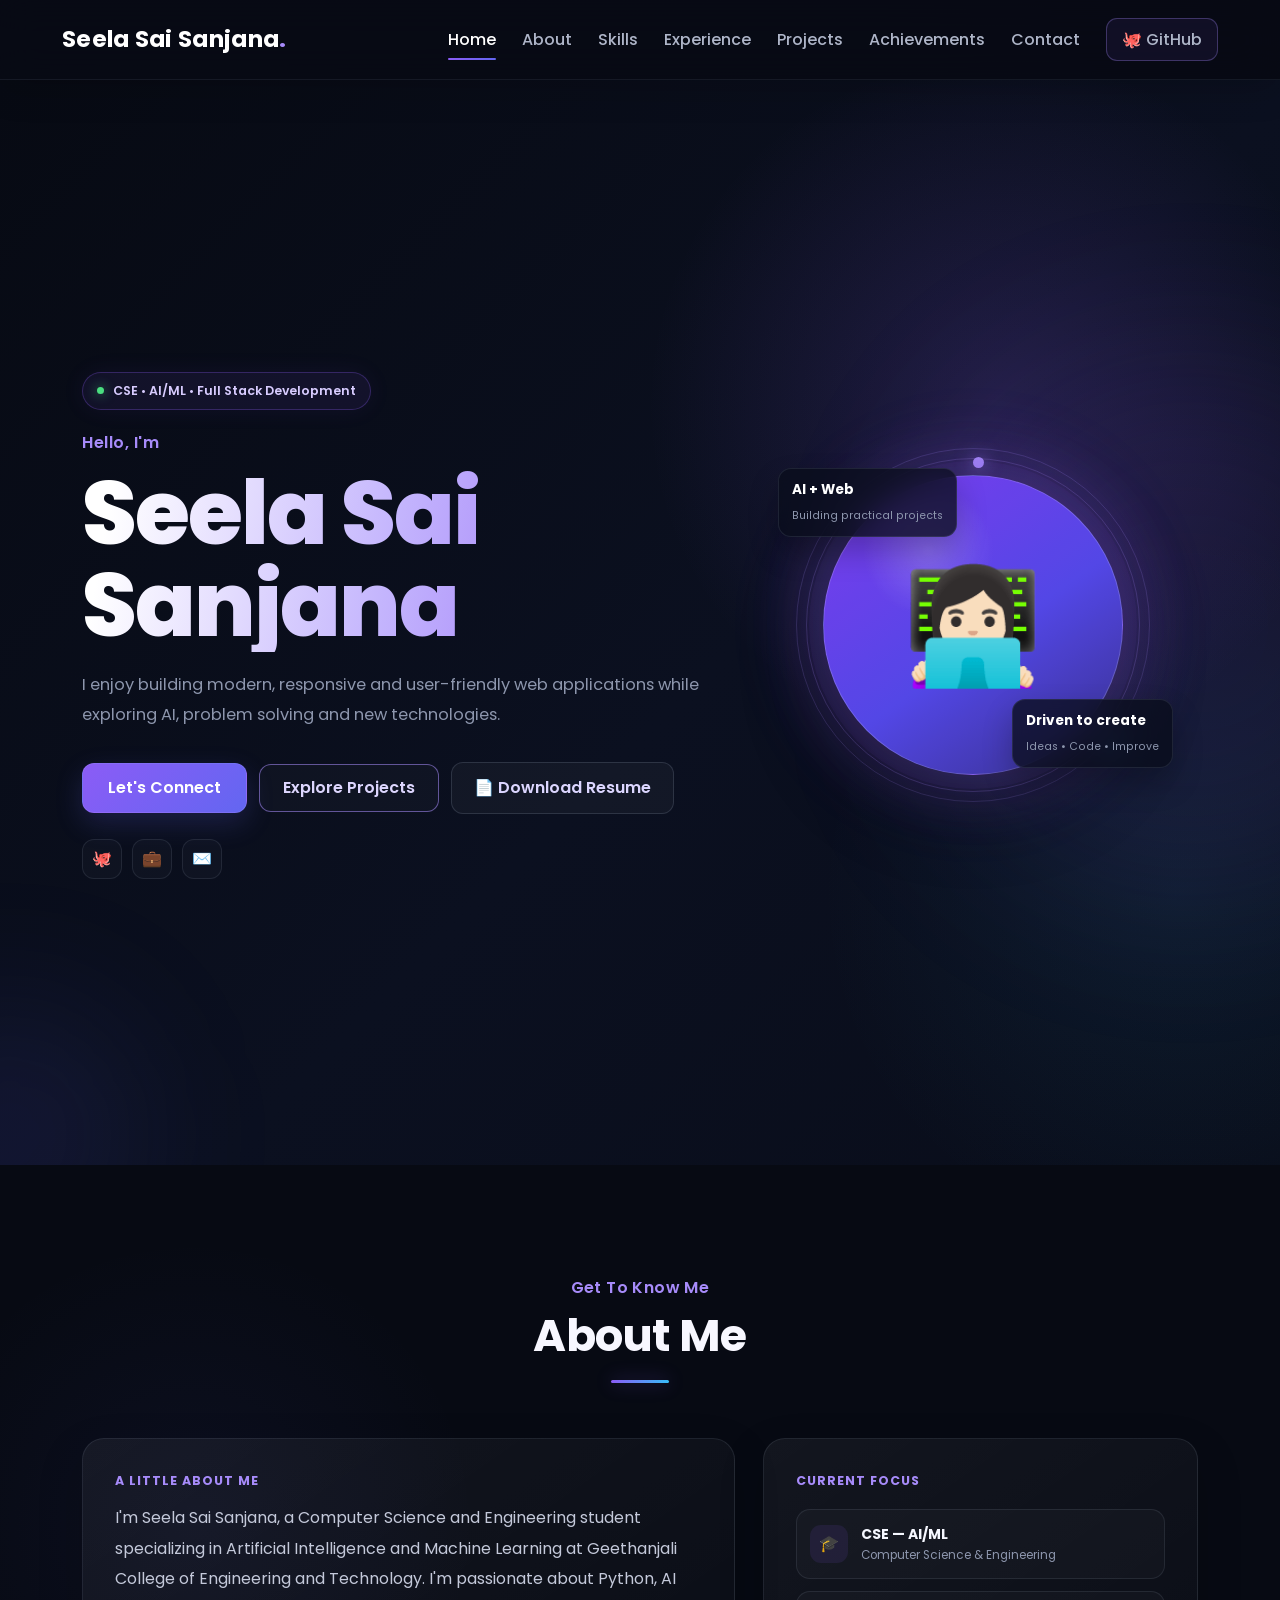
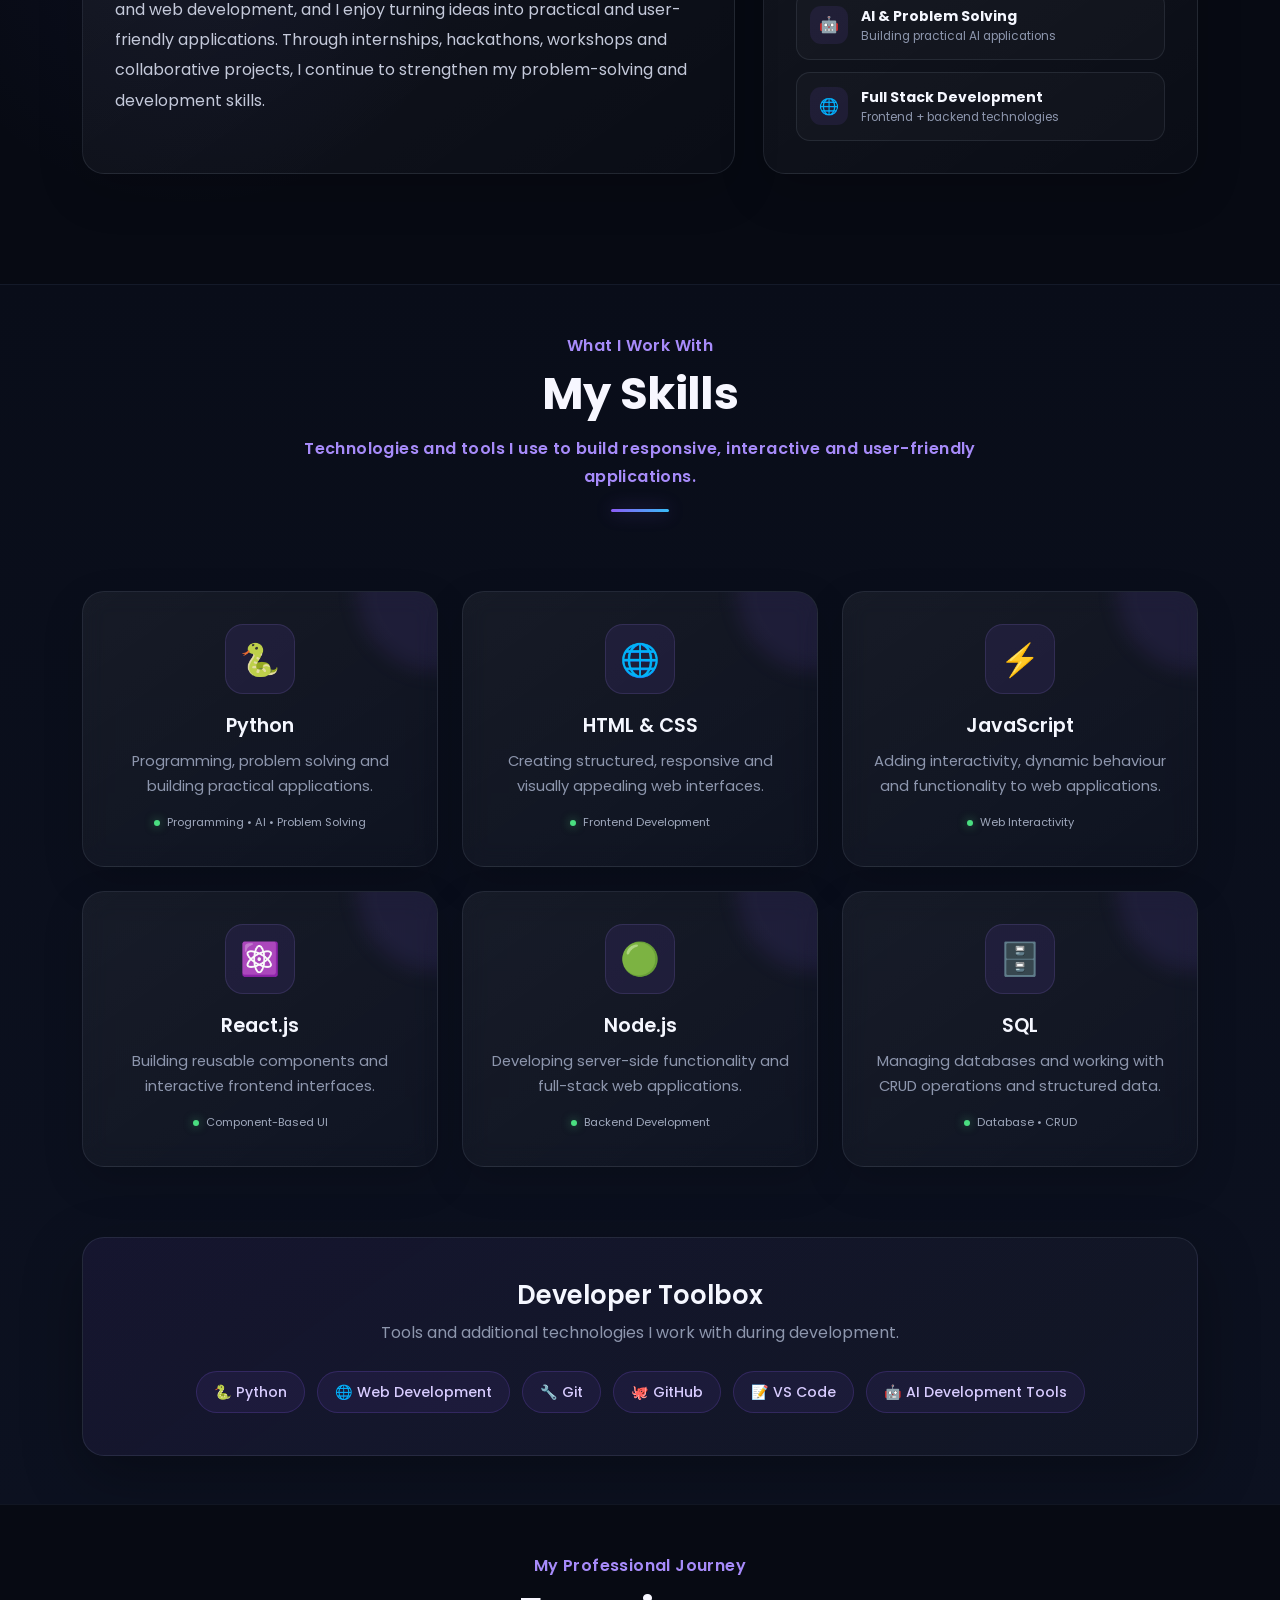
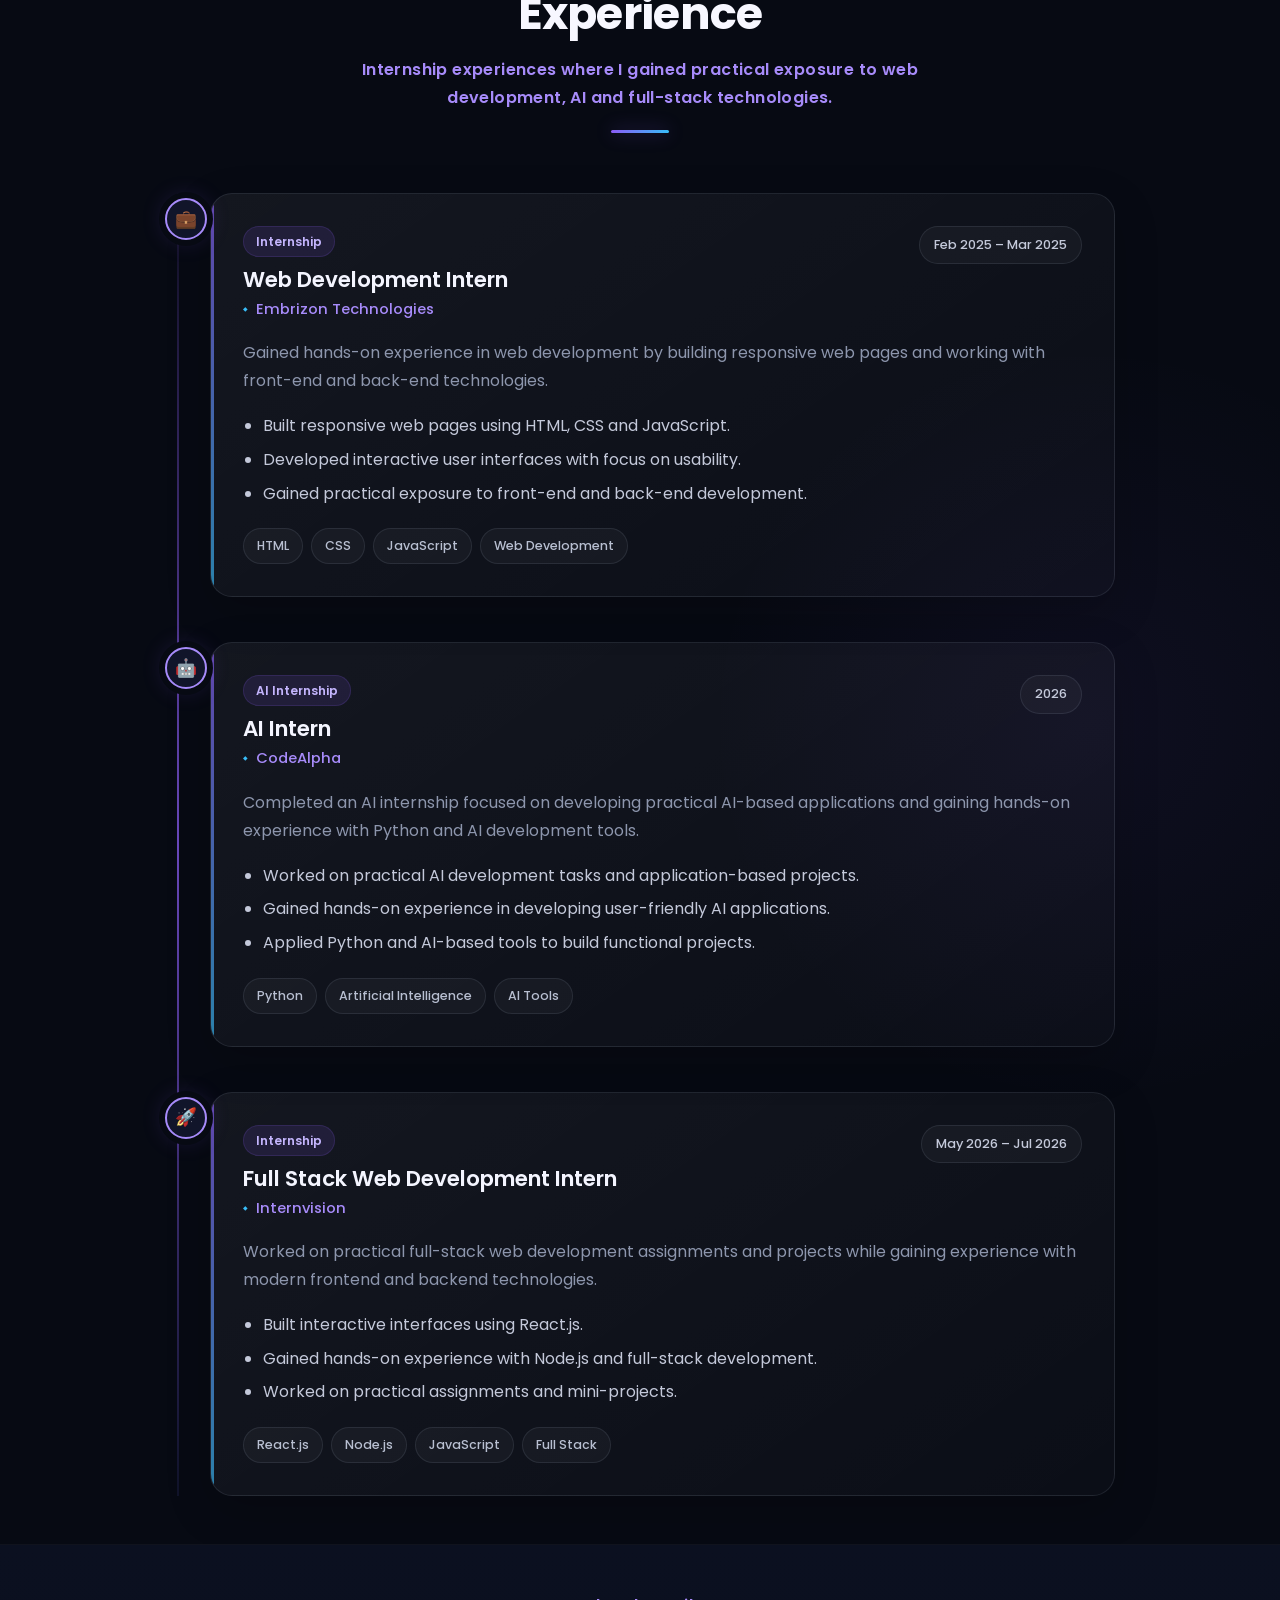
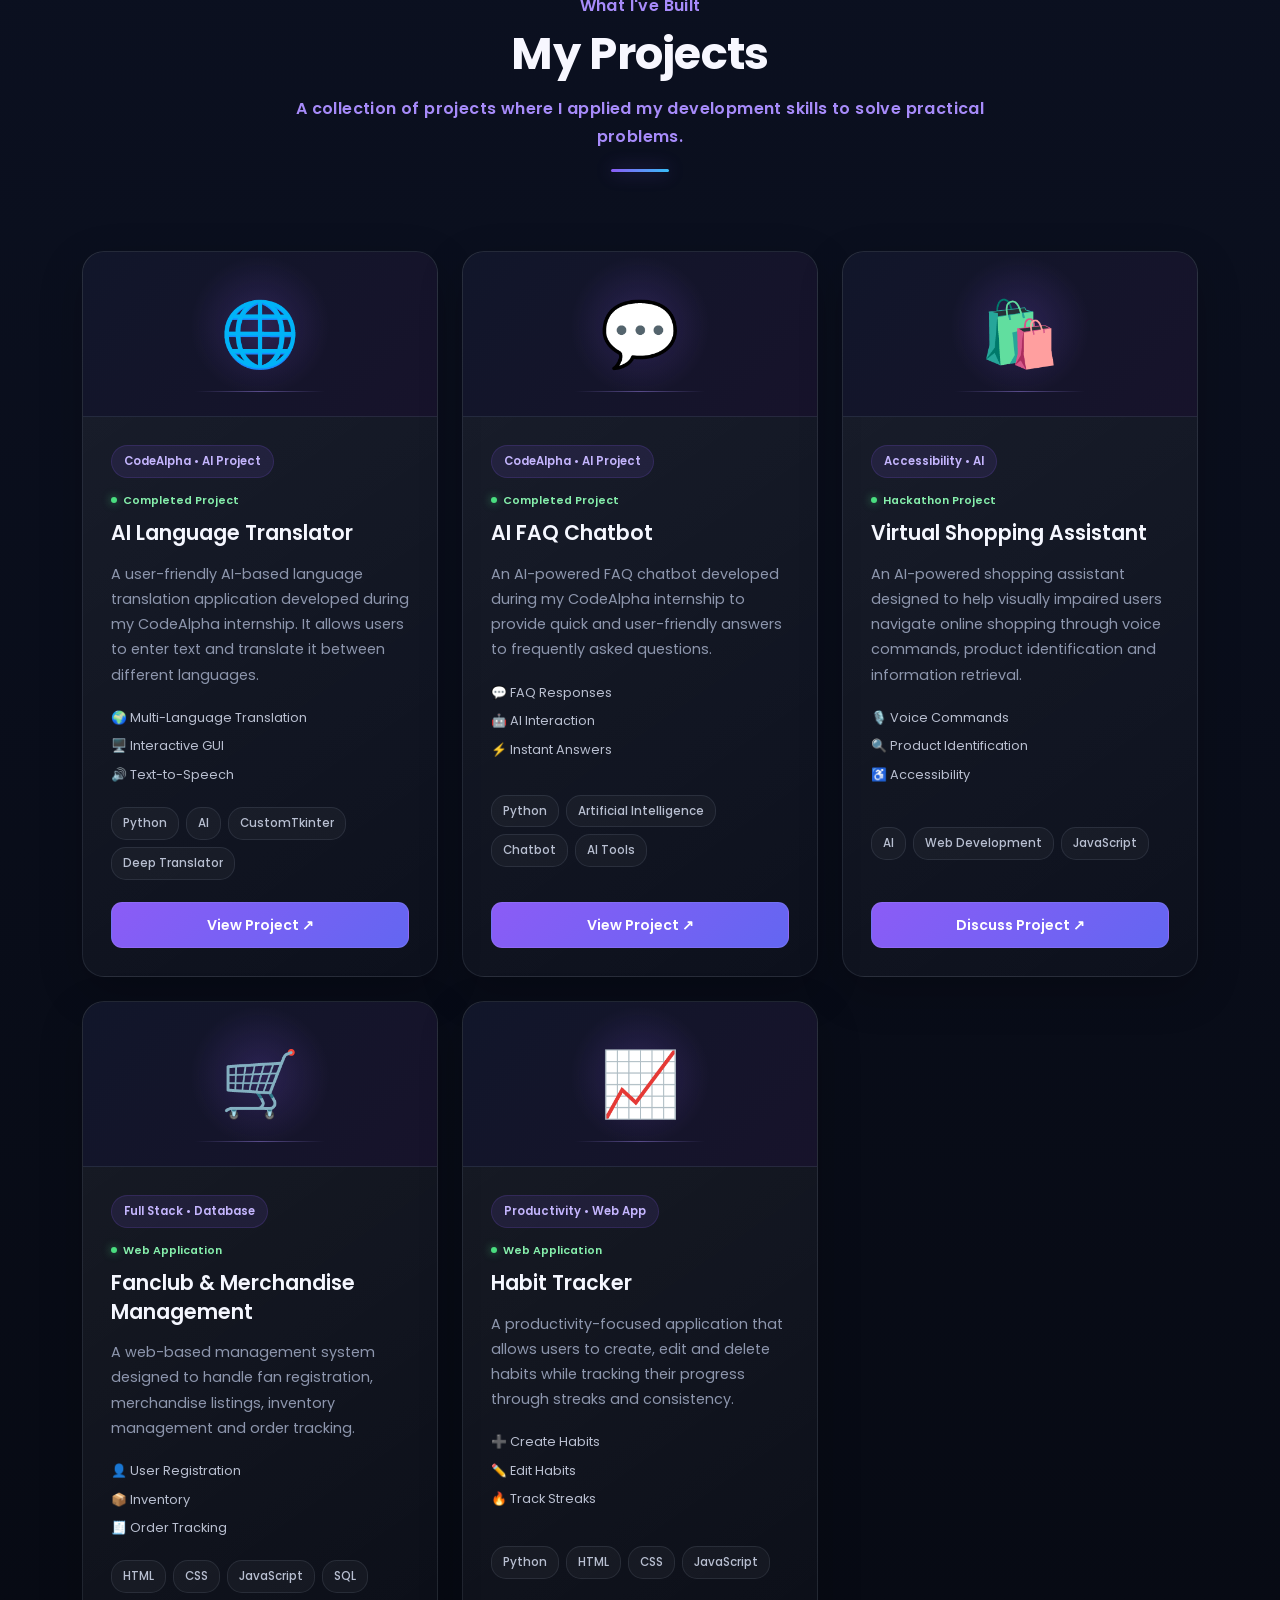
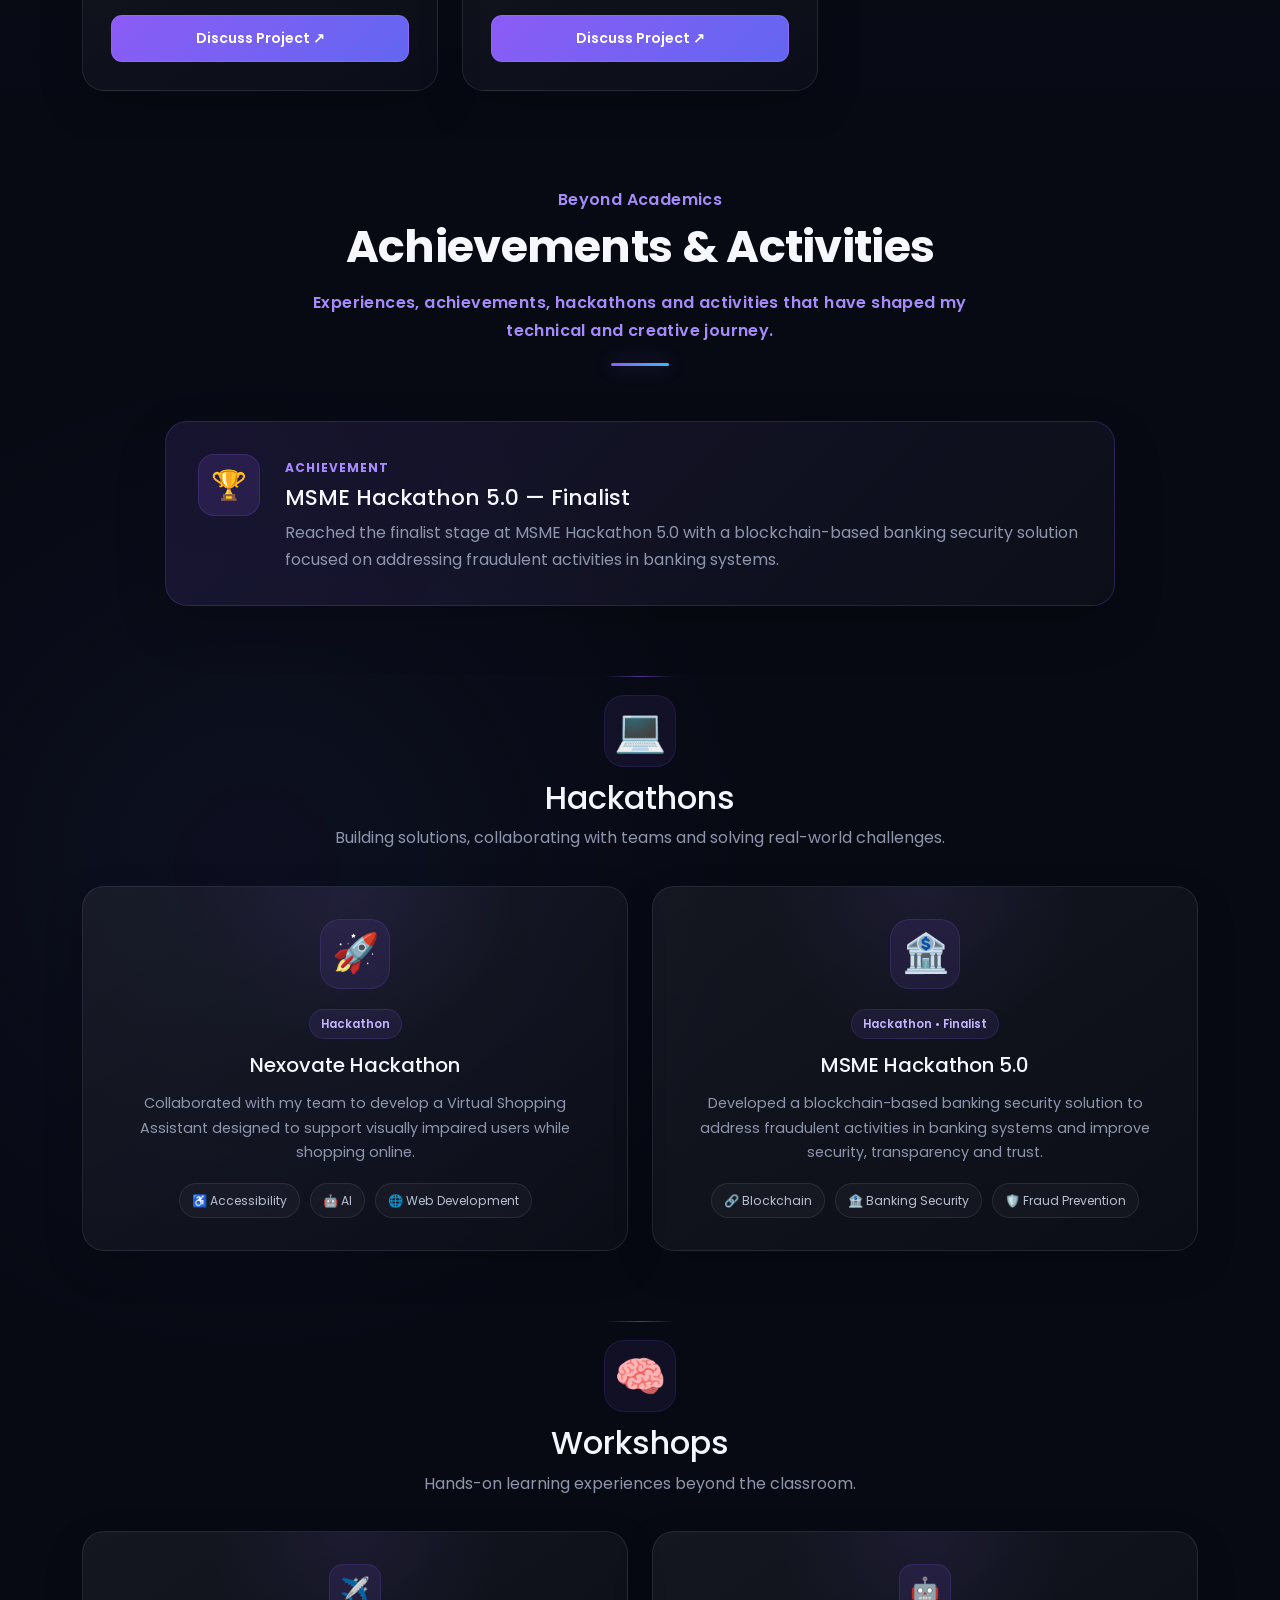
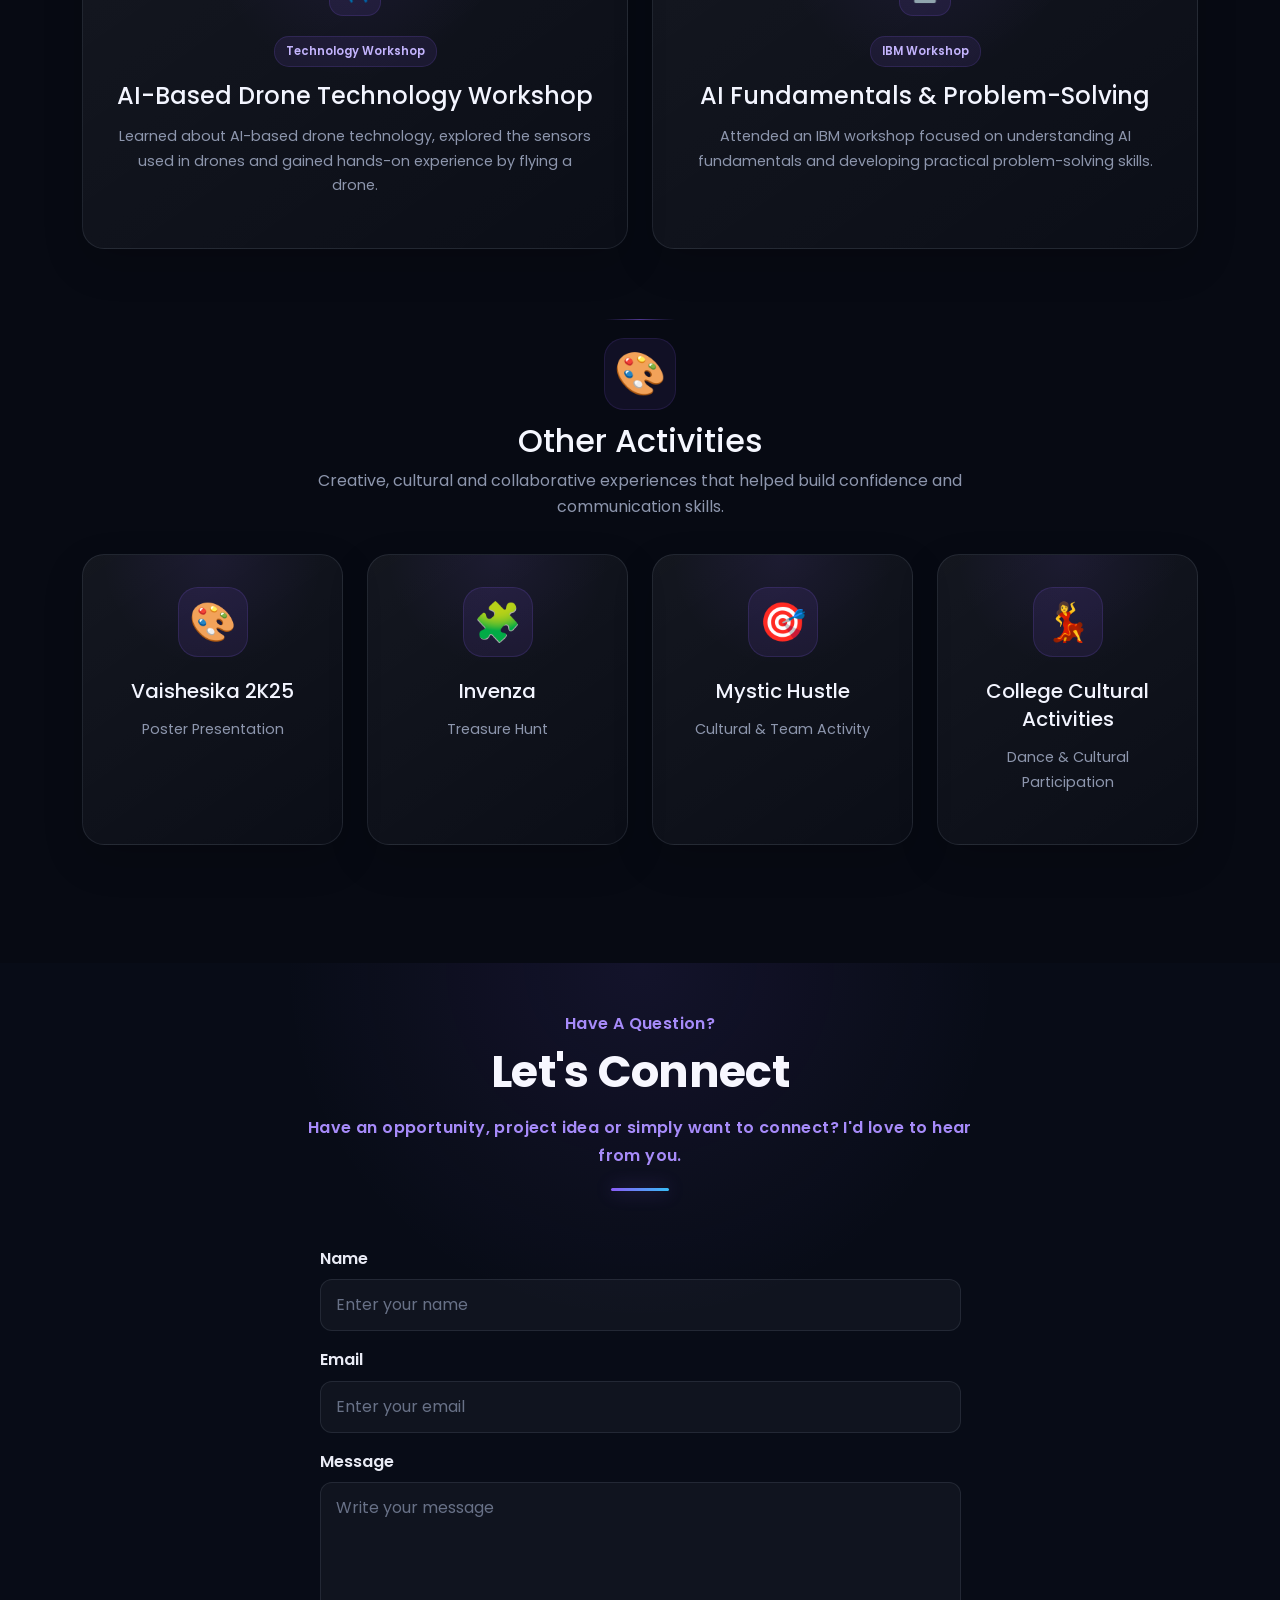
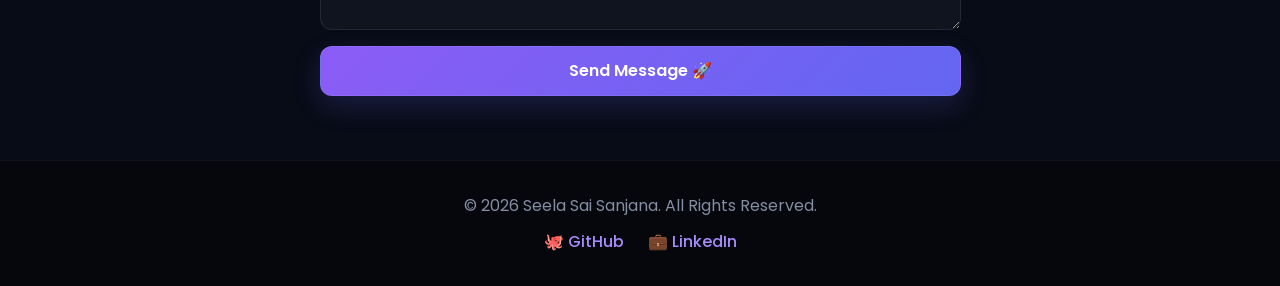
<file: index.html>
<!DOCTYPE html>
<html lang="en">

<head>
    <meta charset="UTF-8">
    <meta name="viewport" content="width=device-width, initial-scale=1.0">

    <title>Seela Sai Sanjana | Developer Portfolio</title>

    <link rel="preconnect" href="https://fonts.googleapis.com">
    <link rel="preconnect" href="https://fonts.gstatic.com" crossorigin>
    <link href="https://fonts.googleapis.com/css2?family=Poppins:wght@300;400;500;600;700;800&display=swap"
        rel="stylesheet">

    <link href="https://cdn.jsdelivr.net/npm/bootstrap@5.3.3/dist/css/bootstrap.min.css" rel="stylesheet">

    <link rel="stylesheet" href="style.css">
</head>

<body data-bs-spy="scroll" data-bs-target="#navbarNav" data-bs-offset="100" tabindex="0">

    <!-- ================= NAVBAR ================= -->
    <nav class="navbar navbar-expand-lg navbar-dark fixed-top">
        <div class="container">

            <a class="navbar-brand fw-bold" href="#">
                Seela Sai Sanjana<span>.</span>
            </a>

            <button class="navbar-toggler" type="button" data-bs-toggle="collapse" data-bs-target="#navbarNav"
                aria-controls="navbarNav" aria-expanded="false" aria-label="Toggle navigation">
                <span class="navbar-toggler-icon"></span>
            </button>

            <div class="collapse navbar-collapse" id="navbarNav">
                <ul class="navbar-nav ms-auto">

                    <li class="nav-item">
                        <a class="nav-link active" href="#home">Home</a>
                    </li>

                    <li class="nav-item">
                        <a class="nav-link" href="#about">About</a>
                    </li>

                    <li class="nav-item">
                        <a class="nav-link" href="#skills">Skills</a>
                    </li>

                    <li class="nav-item">
                        <a class="nav-link" href="#experience">Experience</a>
                    </li>

                    <li class="nav-item">
                        <a class="nav-link" href="#projects">Projects</a>
                    </li>

                    <li class="nav-item">
                        <a class="nav-link" href="#achievements">Achievements</a>
                    </li>

                    <li class="nav-item">
                        <a class="nav-link" href="#contact">Contact</a>
                    </li>

                    <li class="nav-item">
                        <a class="nav-link nav-github"
                        href="https://github.com/seelasaisanjana-18"
                        target="_blank"
                        rel="noopener noreferrer"
                        aria-label="GitHub">
                            🐙 GitHub
                        </a>
                    </li>

                </ul>
            </div>

        </div>
    </nav>


    <!-- ================= HERO ================= -->
<section id="home" class="hero-section">

    <div class="container">

        <div class="row align-items-center min-vh-100">

            <!-- ================= LEFT SIDE ================= -->
            <div class="col-lg-7">

                <div class="hero-badge">
                    <span class="status-dot"></span>
                    CSE • AI/ML • Full Stack Development
                </div>

                <p class="hero-small-text">Hello, I'm</p>

                <h1>Seela Sai Sanjana</h1>

                <p class="hero-description">
                    I enjoy building modern, responsive and user-friendly web applications
                    while exploring AI, problem solving and new technologies.
                </p>

                <!-- HERO BUTTONS -->
                <div class="hero-actions">

                    <a href="#contact" class="btn btn-primary">
                        Let's Connect
                    </a>

                    <a href="#projects" class="btn btn-outline-light">
                        Explore Projects
                    </a>

                    <a href="resume.pdf" class="btn-resume">
                        📄 Download Resume
                    </a>

                </div>

                <!-- SOCIAL LINKS -->
                <div class="hero-socials">

                    <a href="https://github.com/seelasaisanjana-18"
                       target="_blank"
                       rel="noopener noreferrer"
                       aria-label="GitHub">
                        🐙
                    </a>

                    <a href="https://www.linkedin.com/in/sai-sanjana-seela-662631333"
                       target="_blank"
                       rel="noopener noreferrer"
                       aria-label="LinkedIn">
                        💼
                    </a>

                    <a href="#contact"
                       aria-label="Email">
                        ✉️
                    </a>

                </div>

            </div>


            <!-- ================= RIGHT SIDE ================= -->
            <div class="col-lg-5">

                <div class="hero-visual">

                    <!-- ORBIT EFFECTS -->
                    <div class="orbit"></div>
                    <div class="orbit orbit-two"></div>

                    <!-- PROFILE -->
                    <div class="profile-placeholder">
                        👩🏻‍💻
                    </div>

                    <!-- AI + WEB CARD -->
                    <div class="hero-stat one">

                        <strong>AI + Web</strong>

                        <span>
                            Building practical projects
                        </span>

                    </div>

                    <!-- DRIVEN TO CREATE CARD -->
                    <div class="hero-stat two">

                        <strong>Driven to create</strong>

                        <span>
                            Ideas • Code • Improve
                        </span>

                    </div>

                </div>

            </div>

        </div>

    </div>

</section>

    <!-- ================= ABOUT ================= -->
    <section id="about" class="py-5">

        <div class="container">

            <div class="section-heading text-center">
                <p>Get To Know Me</p>
                <h2>About Me</h2>
            </div>

            <div class="about-layout">

                <div class="about-panel">
                    <div class="about-kicker">A little about me</div>

                    <p>
                        I'm Seela Sai Sanjana, a Computer Science and Engineering student
                        specializing in Artificial Intelligence and Machine Learning at
                        Geethanjali College of Engineering and Technology. I'm passionate
                        about Python, AI and web development, and I enjoy turning ideas
                        into practical and user-friendly applications. Through internships,
                        hackathons, workshops and collaborative projects, I continue to
                        strengthen my problem-solving and development skills.
                    </p>
                </div>

                <div class="about-focus-panel">
                    <div class="about-kicker">Current Focus</div>

                    <div class="focus-list">

                        <div class="focus-item">
                            <div class="focus-item-icon">🎓</div>
                            <div>
                                <strong>CSE — AI/ML</strong>
                                <span>Computer Science & Engineering</span>
                            </div>
                        </div>

                        <div class="focus-item">
                            <div class="focus-item-icon">🤖</div>
                            <div>
                                <strong>AI & Problem Solving</strong>
                                <span>Building practical AI applications</span>
                            </div>
                        </div>

                        <div class="focus-item">
                            <div class="focus-item-icon">🌐</div>
                            <div>
                                <strong>Full Stack Development</strong>
                                <span>Frontend + backend technologies</span>
                            </div>
                        </div>

                    </div>
                </div>

            </div>

        </div>

    </section>


    <!-- ================= SKILLS ================= -->
    <section id="skills" class="py-5 skills-section">

        <div class="container">

            <div class="section-heading text-center">
                <p>What I Work With</p>
                <h2>My Skills</h2>
                <p class="section-description">
                    Technologies and tools I use to build responsive,
                    interactive and user-friendly applications.
                </p>
            </div>

            <div class="row g-4 mt-4 skills-grid-v2">

                <div class="col-md-6 col-lg-4">
                    <div class="skill-card">
                        <div class="skill-icon">🐍</div>
                        <h4>Python</h4>
                        <p>Programming, problem solving and building practical applications.</p>
                        <span class="skill-level">Programming • AI • Problem Solving</span>
                    </div>
                </div>

                <div class="col-md-6 col-lg-4">
                    <div class="skill-card">
                        <div class="skill-icon">🌐</div>
                        <h4>HTML & CSS</h4>
                        <p>Creating structured, responsive and visually appealing web interfaces.</p>
                        <span class="skill-level">Frontend Development</span>
                    </div>
                </div>

                <div class="col-md-6 col-lg-4">
                    <div class="skill-card">
                        <div class="skill-icon">⚡</div>
                        <h4>JavaScript</h4>
                        <p>Adding interactivity, dynamic behaviour and functionality to web applications.</p>
                        <span class="skill-level">Web Interactivity</span>
                    </div>
                </div>

                <div class="col-md-6 col-lg-4">
                    <div class="skill-card">
                        <div class="skill-icon">⚛️</div>
                        <h4>React.js</h4>
                        <p>Building reusable components and interactive frontend interfaces.</p>
                        <span class="skill-level">Component-Based UI</span>
                    </div>
                </div>

                <div class="col-md-6 col-lg-4">
                    <div class="skill-card">
                        <div class="skill-icon">🟢</div>
                        <h4>Node.js</h4>
                        <p>Developing server-side functionality and full-stack web applications.</p>
                        <span class="skill-level">Backend Development</span>
                    </div>
                </div>

                <div class="col-md-6 col-lg-4">
                    <div class="skill-card">
                        <div class="skill-icon">🗄️</div>
                        <h4>SQL</h4>
                        <p>Managing databases and working with CRUD operations and structured data.</p>
                        <span class="skill-level">Database • CRUD</span>
                    </div>
                </div>

            </div>

            <div class="toolbox-section text-center">

                <h3>Developer Toolbox</h3>

                <p>Tools and additional technologies I work with during development.</p>

                <div class="toolbox">
                    <span>🐍 Python</span>
                    <span>🌐 Web Development</span>
                    <span>🔧 Git</span>
                    <span>🐙 GitHub</span>
                    <span>📝 VS Code</span>
                    <span>🤖 AI Development Tools</span>
                </div>

            </div>

        </div>

    </section>


    <!-- ================= EXPERIENCE ================= -->
    <section id="experience" class="py-5 experience-section">

        <div class="container">

            <div class="section-heading text-center">
                <p>My Professional Journey</p>
                <h2>Experience</h2>
                <p class="section-description">
                    Internship experiences where I gained practical exposure
                    to web development, AI and full-stack technologies.
                </p>
            </div>

            <div class="experience-timeline">

                <div class="experience-item">

                    <div class="experience-dot">💼</div>

                    <div class="experience-card">

                        <div class="experience-header">

                            <div>
                                <span class="experience-type">Internship</span>

                                <h3>Web Development Intern</h3>

                                <div class="experience-company-line">
                                    Embrizon Technologies
                                </div>
                            </div>

                            <span class="experience-date">Feb 2025 – Mar 2025</span>

                        </div>

                        <p class="experience-description">
                            Gained hands-on experience in web development by building
                            responsive web pages and working with front-end and back-end technologies.
                        </p>

                        <ul class="experience-points">
                            <li>Built responsive web pages using HTML, CSS and JavaScript.</li>
                            <li>Developed interactive user interfaces with focus on usability.</li>
                            <li>Gained practical exposure to front-end and back-end development.</li>
                        </ul>

                        <div class="experience-tech">
                            <span>HTML</span>
                            <span>CSS</span>
                            <span>JavaScript</span>
                            <span>Web Development</span>
                        </div>

                    </div>
                </div>


                <div class="experience-item">

                    <div class="experience-dot">🤖</div>

                    <div class="experience-card">

                        <div class="experience-header">

                            <div>
                                <span class="experience-type">AI Internship</span>

                                <h3>AI Intern</h3>

                                <div class="experience-company-line">
                                    CodeAlpha
                                </div>
                            </div>

                            <span class="experience-date">2026</span>

                        </div>

                        <p class="experience-description">
                            Completed an AI internship focused on developing practical
                            AI-based applications and gaining hands-on experience with
                            Python and AI development tools.
                        </p>

                        <ul class="experience-points">
                            <li>Worked on practical AI development tasks and application-based projects.</li>
                            <li>Gained hands-on experience in developing user-friendly AI applications.</li>
                            <li>Applied Python and AI-based tools to build functional projects.</li>
                        </ul>

                        <div class="experience-tech">
                            <span>Python</span>
                            <span>Artificial Intelligence</span>
                            <span>AI Tools</span>
                        </div>

                    </div>
                </div>


                <div class="experience-item">

                    <div class="experience-dot">🚀</div>

                    <div class="experience-card">

                        <div class="experience-header">

                            <div>
                                <span class="experience-type">Internship</span>

                                <h3>Full Stack Web Development Intern</h3>

                                <div class="experience-company-line">
                                    Internvision
                                </div>
                            </div>

                            <span class="experience-date">May 2026 – Jul 2026</span>

                        </div>

                        <p class="experience-description">
                            Worked on practical full-stack web development assignments
                            and projects while gaining experience with modern frontend
                            and backend technologies.
                        </p>

                        <ul class="experience-points">
                            <li>Built interactive interfaces using React.js.</li>
                            <li>Gained hands-on experience with Node.js and full-stack development.</li>
                            <li>Worked on practical assignments and mini-projects.</li>
                        </ul>

                        <div class="experience-tech">
                            <span>React.js</span>
                            <span>Node.js</span>
                            <span>JavaScript</span>
                            <span>Full Stack</span>
                        </div>

                    </div>
                </div>

            </div>

        </div>

    </section>


    <!-- ================= PROJECTS ================= -->
    <section id="projects" class="py-5 projects-section">

        <div class="container">

            <div class="section-heading text-center">
                <p>What I've Built</p>
                <h2>My Projects</h2>
                <p class="section-description">
                    A collection of projects where I applied my development
                    skills to solve practical problems.
                </p>
            </div>

            <div class="row g-4 mt-4">

                <!-- PROJECT 1 -->
                <div class="col-lg-4 col-md-6">
                    <div class="project-card">

                        <div class="project-icon">🌐</div>

                        <div class="project-content">

                            <span class="project-category">CodeAlpha • AI Project</span>

                            <span class="project-status">Completed Project</span>

                            <h3>AI Language Translator</h3>

                            <p>
                                A user-friendly AI-based language translation application
                                developed during my CodeAlpha internship. It allows users
                                to enter text and translate it between different languages.
                            </p>

                            <div class="project-features">
                                <span>🌍 Multi-Language Translation</span>
                                <span>🖥️ Interactive GUI</span>
                                <span>🔊 Text-to-Speech</span>
                            </div>

                            <div class="project-tech">
                                <span>Python</span>
                                <span>AI</span>
                                <span>CustomTkinter</span>
                                <span>Deep Translator</span>
                            </div>

                            <div class="project-buttons">
                                <a href="#" class="project-btn primary-btn">View Project ↗</a>
                            </div>

                        </div>
                    </div>
                </div>


                <!-- PROJECT 2 -->
                <div class="col-lg-4 col-md-6">
                    <div class="project-card">

                        <div class="project-icon">💬</div>

                        <div class="project-content">

                            <span class="project-category">CodeAlpha • AI Project</span>

                            <span class="project-status">Completed Project</span>

                            <h3>AI FAQ Chatbot</h3>

                            <p>
                                An AI-powered FAQ chatbot developed during my CodeAlpha
                                internship to provide quick and user-friendly answers
                                to frequently asked questions.
                            </p>

                            <div class="project-features">
                                <span>💬 FAQ Responses</span>
                                <span>🤖 AI Interaction</span>
                                <span>⚡ Instant Answers</span>
                            </div>

                            <div class="project-tech">
                                <span>Python</span>
                                <span>Artificial Intelligence</span>
                                <span>Chatbot</span>
                                <span>AI Tools</span>
                            </div>

                            <div class="project-buttons">
                                <a href="#" class="project-btn primary-btn">View Project ↗</a>
                            </div>

                        </div>
                    </div>
                </div>


                <!-- PROJECT 3 -->
                <div class="col-lg-4 col-md-6">
                    <div class="project-card">

                        <div class="project-icon">🛍️</div>

                        <div class="project-content">

                            <span class="project-category">Accessibility • AI</span>

                            <span class="project-status">Hackathon Project</span>

                            <h3>Virtual Shopping Assistant</h3>

                            <p>
                                An AI-powered shopping assistant designed to help visually
                                impaired users navigate online shopping through voice commands,
                                product identification and information retrieval.
                            </p>

                            <div class="project-features">
                                <span>🎙️ Voice Commands</span>
                                <span>🔍 Product Identification</span>
                                <span>♿ Accessibility</span>
                            </div>

                            <div class="project-tech">
                                <span>AI</span>
                                <span>Web Development</span>
                                <span>JavaScript</span>
                            </div>

                            <div class="project-buttons">
                                <a href="#" class="project-btn primary-btn">Discuss Project ↗</a>
                            </div>

                        </div>
                    </div>
                </div>


                <!-- PROJECT 4 -->
                <div class="col-lg-4 col-md-6">
                    <div class="project-card">

                        <div class="project-icon">🛒</div>

                        <div class="project-content">

                            <span class="project-category">Full Stack • Database</span>

                            <span class="project-status">Web Application</span>

                            <h3>Fanclub & Merchandise Management</h3>

                            <p>
                                A web-based management system designed to handle fan
                                registration, merchandise listings, inventory management
                                and order tracking.
                            </p>

                            <div class="project-features">
                                <span>👤 User Registration</span>
                                <span>📦 Inventory</span>
                                <span>🧾 Order Tracking</span>
                            </div>

                            <div class="project-tech">
                                <span>HTML</span>
                                <span>CSS</span>
                                <span>JavaScript</span>
                                <span>SQL</span>
                            </div>

                            <div class="project-buttons">
                                <a href="#" class="project-btn primary-btn">Discuss Project ↗</a>
                            </div>

                        </div>
                    </div>
                </div>


                <!-- PROJECT 5 -->
                <div class="col-lg-4 col-md-6">
                    <div class="project-card">

                        <div class="project-icon">📈</div>

                        <div class="project-content">

                            <span class="project-category">Productivity • Web App</span>

                            <span class="project-status">Web Application</span>

                            <h3>Habit Tracker</h3>

                            <p>
                                A productivity-focused application that allows users to
                                create, edit and delete habits while tracking their
                                progress through streaks and consistency.
                            </p>

                            <div class="project-features">
                                <span>➕ Create Habits</span>
                                <span>✏️ Edit Habits</span>
                                <span>🔥 Track Streaks</span>
                            </div>

                            <div class="project-tech">
                                <span>Python</span>
                                <span>HTML</span>
                                <span>CSS</span>
                                <span>JavaScript</span>
                            </div>

                            <div class="project-buttons">
                                <a href="#" class="project-btn primary-btn">Discuss Project ↗</a>
                            </div>

                        </div>
                    </div>
                </div>

            </div>

        </div>

    </section>


    <!-- ================= ACHIEVEMENTS ================= -->
    <section id="achievements" class="py-5 achievements-section">

        <div class="container">

            <div class="section-heading text-center">
                <p>Beyond Academics</p>
                <h2>Achievements & Activities</h2>
                <p class="section-description">
                    Experiences, achievements, hackathons and activities
                    that have shaped my technical and creative journey.
                </p>
            </div>


            <!-- ACHIEVEMENT -->
            <div class="achievement-highlight">

                <div class="achievement-icon">🏆</div>

                <div>
                    <span class="achievement-label">Achievement</span>

                    <h3>MSME Hackathon 5.0 — Finalist</h3>

                    <p>
                        Reached the finalist stage at MSME Hackathon 5.0
                        with a blockchain-based banking security solution
                        focused on addressing fraudulent activities in
                        banking systems.
                    </p>
                </div>

            </div>


            <!-- HACKATHONS -->
            <div class="achievement-group">

                <div class="achievement-group-title">

                    <div class="group-icon">💻</div>

                    <h3>Hackathons</h3>

                    <p>
                        Building solutions, collaborating with teams and
                        solving real-world challenges.
                    </p>

                </div>


                <div class="row g-4">

                    <div class="col-lg-6 col-md-6">

                        <div class="activity-card">

                            <div class="activity-icon">🚀</div>

                            <div class="activity-content">

                                <span class="activity-tag">Hackathon</span>

                                <h4>Nexovate Hackathon</h4>

                                <p>
                                    Collaborated with my team to develop a
                                    Virtual Shopping Assistant designed to
                                    support visually impaired users while
                                    shopping online.
                                </p>

                                <div class="activity-highlights">
                                    <span>♿ Accessibility</span>
                                    <span>🤖 AI</span>
                                    <span>🌐 Web Development</span>
                                </div>

                            </div>

                        </div>

                    </div>


                    <div class="col-lg-6 col-md-6">

                        <div class="activity-card">

                            <div class="activity-icon">🏦</div>

                            <div class="activity-content">

                                <span class="activity-tag">Hackathon • Finalist</span>

                                <h4>MSME Hackathon 5.0</h4>

                                <p>
                                    Developed a blockchain-based banking security
                                    solution to address fraudulent activities in
                                    banking systems and improve security,
                                    transparency and trust.
                                </p>

                                <div class="activity-highlights">
                                    <span>🔗 Blockchain</span>
                                    <span>🏦 Banking Security</span>
                                    <span>🛡️ Fraud Prevention</span>
                                </div>

                            </div>

                        </div>

                    </div>

                </div>

            </div>


            <!-- WORKSHOPS -->
            <div class="achievement-group">

                <div class="achievement-group-title">

                    <div class="group-icon">🧠</div>

                    <h3>Workshops</h3>

                    <p>Hands-on learning experiences beyond the classroom.</p>

                </div>


                <div class="row g-4">

                    <div class="col-lg-6 col-md-6">

                        <div class="workshop-card">

                            <div class="achievement-card-icon">✈️</div>

                            <span class="achievement-tag">Technology Workshop</span>

                            <h4>AI-Based Drone Technology Workshop</h4>

                            <p>
                                Learned about AI-based drone technology,
                                explored the sensors used in drones and
                                gained hands-on experience by flying a drone.
                            </p>

                        </div>

                    </div>


                    <div class="col-lg-6 col-md-6">

                        <div class="workshop-card">

                            <div class="achievement-card-icon">🤖</div>

                            <span class="achievement-tag">IBM Workshop</span>

                            <h4>AI Fundamentals & Problem-Solving</h4>

                            <p>
                                Attended an IBM workshop focused on understanding
                                AI fundamentals and developing practical
                                problem-solving skills.
                            </p>

                        </div>

                    </div>

                </div>

            </div>


            <!-- OTHER ACTIVITIES -->
            <div class="achievement-group">

                <div class="achievement-group-title">

                    <div class="group-icon">🎨</div>

                    <h3>Other Activities</h3>

                    <p>
                        Creative, cultural and collaborative experiences
                        that helped build confidence and communication skills.
                    </p>

                </div>


                <div class="row g-4">

                    <div class="col-lg-3 col-md-6">
                        <div class="activity-card">
                            <div class="activity-icon">🎨</div>
                            <h4>Vaishesika 2K25</h4>
                            <p>Poster Presentation</p>
                        </div>
                    </div>

                    <div class="col-lg-3 col-md-6">
                        <div class="activity-card">
                            <div class="activity-icon">🧩</div>
                            <h4>Invenza</h4>
                            <p>Treasure Hunt</p>
                        </div>
                    </div>

                    <div class="col-lg-3 col-md-6">
                        <div class="activity-card">
                            <div class="activity-icon">🎯</div>
                            <h4>Mystic Hustle</h4>
                            <p>Cultural & Team Activity</p>
                        </div>
                    </div>

                    <div class="col-lg-3 col-md-6">
                        <div class="activity-card">
                            <div class="activity-icon">💃</div>
                            <h4>College Cultural Activities</h4>
                            <p>Dance & Cultural Participation</p>
                        </div>
                    </div>

                </div>

            </div>

        </div>

    </section>


    <!-- ================= CONTACT ================= -->
    <section id="contact" class="py-5">

        <div class="container">

            <div class="section-heading text-center">
                <p>Have A Question?</p>
                <h2>Let's Connect</h2>
                <p class="section-description">
                    Have an opportunity, project idea or simply want to connect?
                    I'd love to hear from you.
                </p>
            </div>

            <div class="row justify-content-center">

                <div class="col-lg-7">

                    <form id="contactForm">

                        <div class="mb-3">
                            <label for="name" class="form-label">Name</label>

                            <input type="text" id="name" class="form-control"
                                placeholder="Enter your name">

                            <small id="nameError" class="error-message"></small>
                        </div>


                        <div class="mb-3">
                            <label for="email" class="form-label">Email</label>

                            <input type="text" id="email" class="form-control"
                                placeholder="Enter your email">

                            <small id="emailError" class="error-message"></small>
                        </div>


                        <div class="mb-3">
                            <label for="message" class="form-label">Message</label>

                            <textarea id="message" class="form-control" rows="5"
                                placeholder="Write your message"></textarea>

                            <small id="messageError" class="error-message"></small>
                        </div>


                        <button type="submit" class="btn btn-primary w-100">
                            Send Message 🚀
                        </button>

                        <p id="successMessage" class="success-message"></p>

                    </form>

                </div>

            </div>

        </div>

    </section>


    <!-- ================= FOOTER ================= -->
    <footer class="footer">

        <div class="container text-center">

            <p>© 2026 Seela Sai Sanjana. All Rights Reserved.</p>

            <div class="social-links">

                <a href="https://github.com/seelasaisanjana-18"
                target="_blank"
                rel="noopener noreferrer">
                    🐙 GitHub
                </a>

                <a href="https://www.linkedin.com/in/sai-sanjana-seela-662631333"
                target="_blank"
                rel="noopener noreferrer">
                    💼 LinkedIn
                </a>

            </div>

        </div>

    </footer>


    <script src="https://cdn.jsdelivr.net/npm/bootstrap@5.3.3/dist/js/bootstrap.bundle.min.js"></script>

    <script src="script.js"></script>

</body>
</html>
</file>
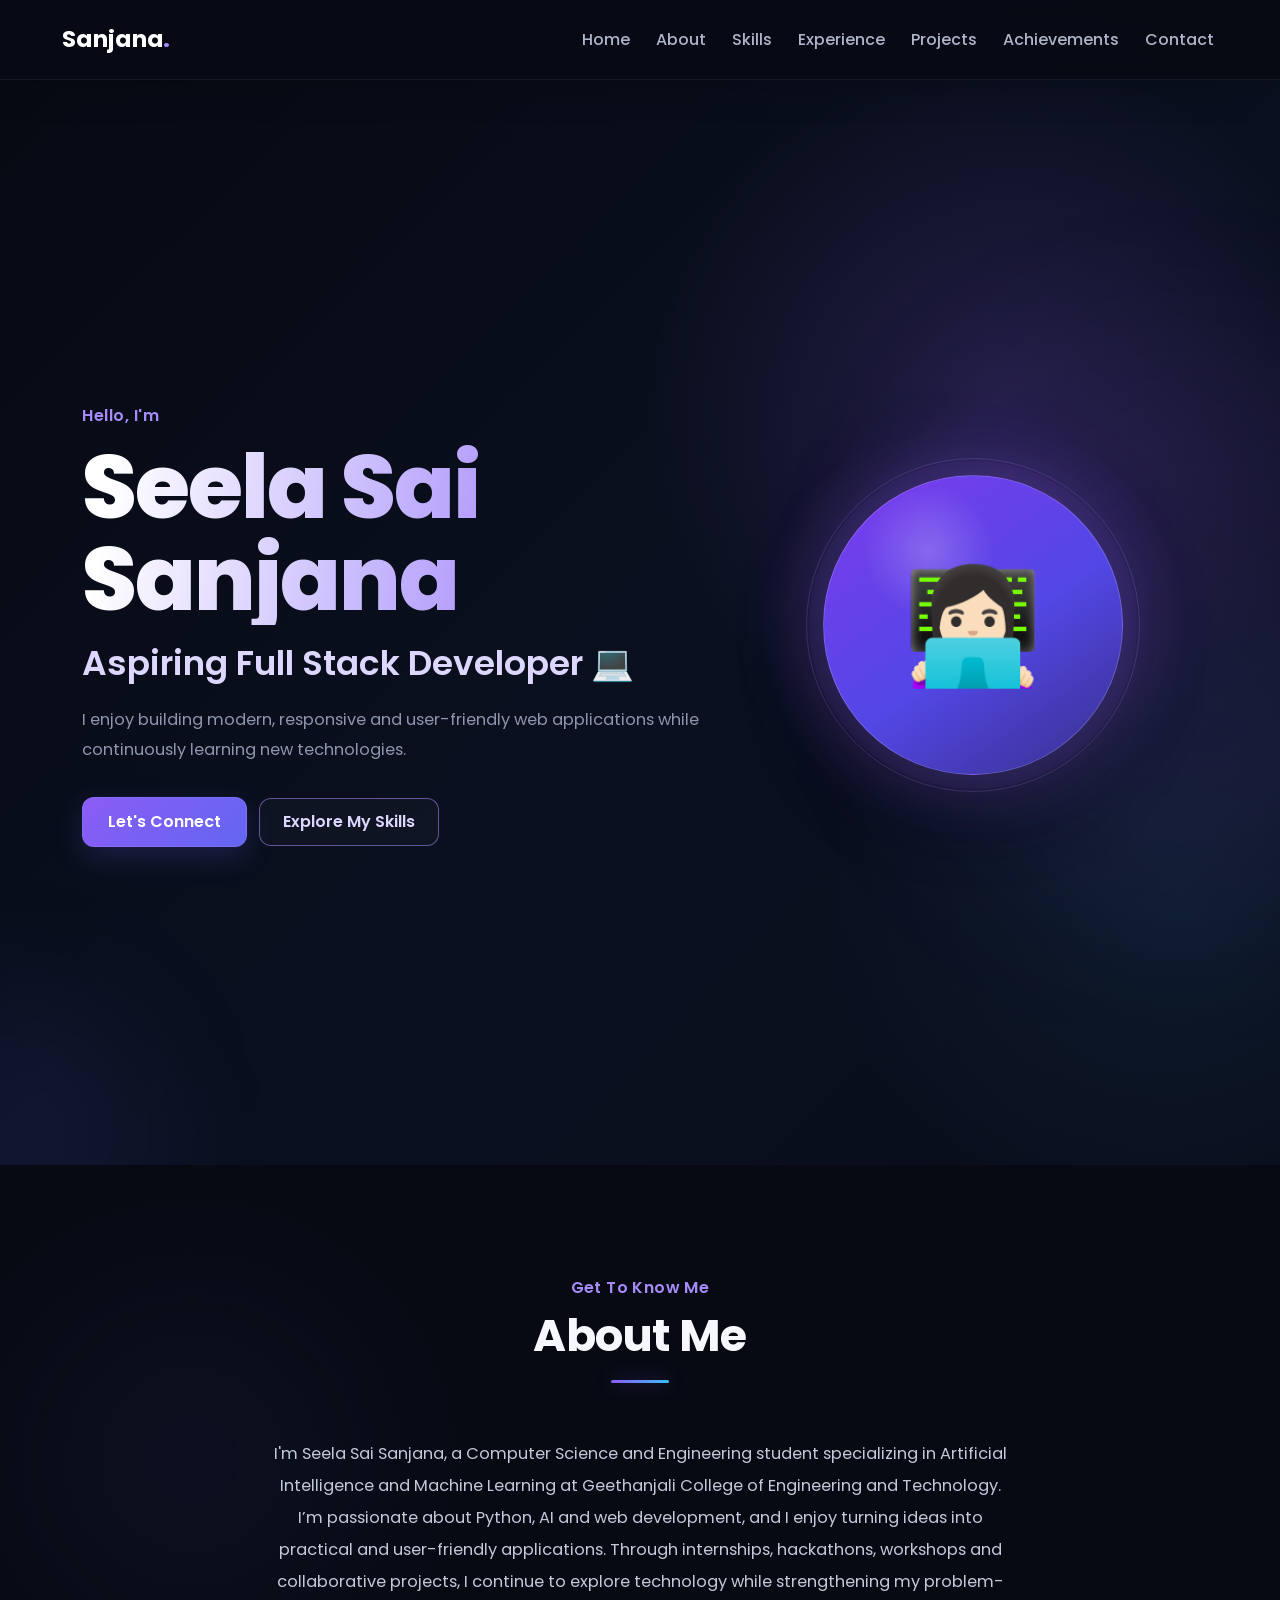
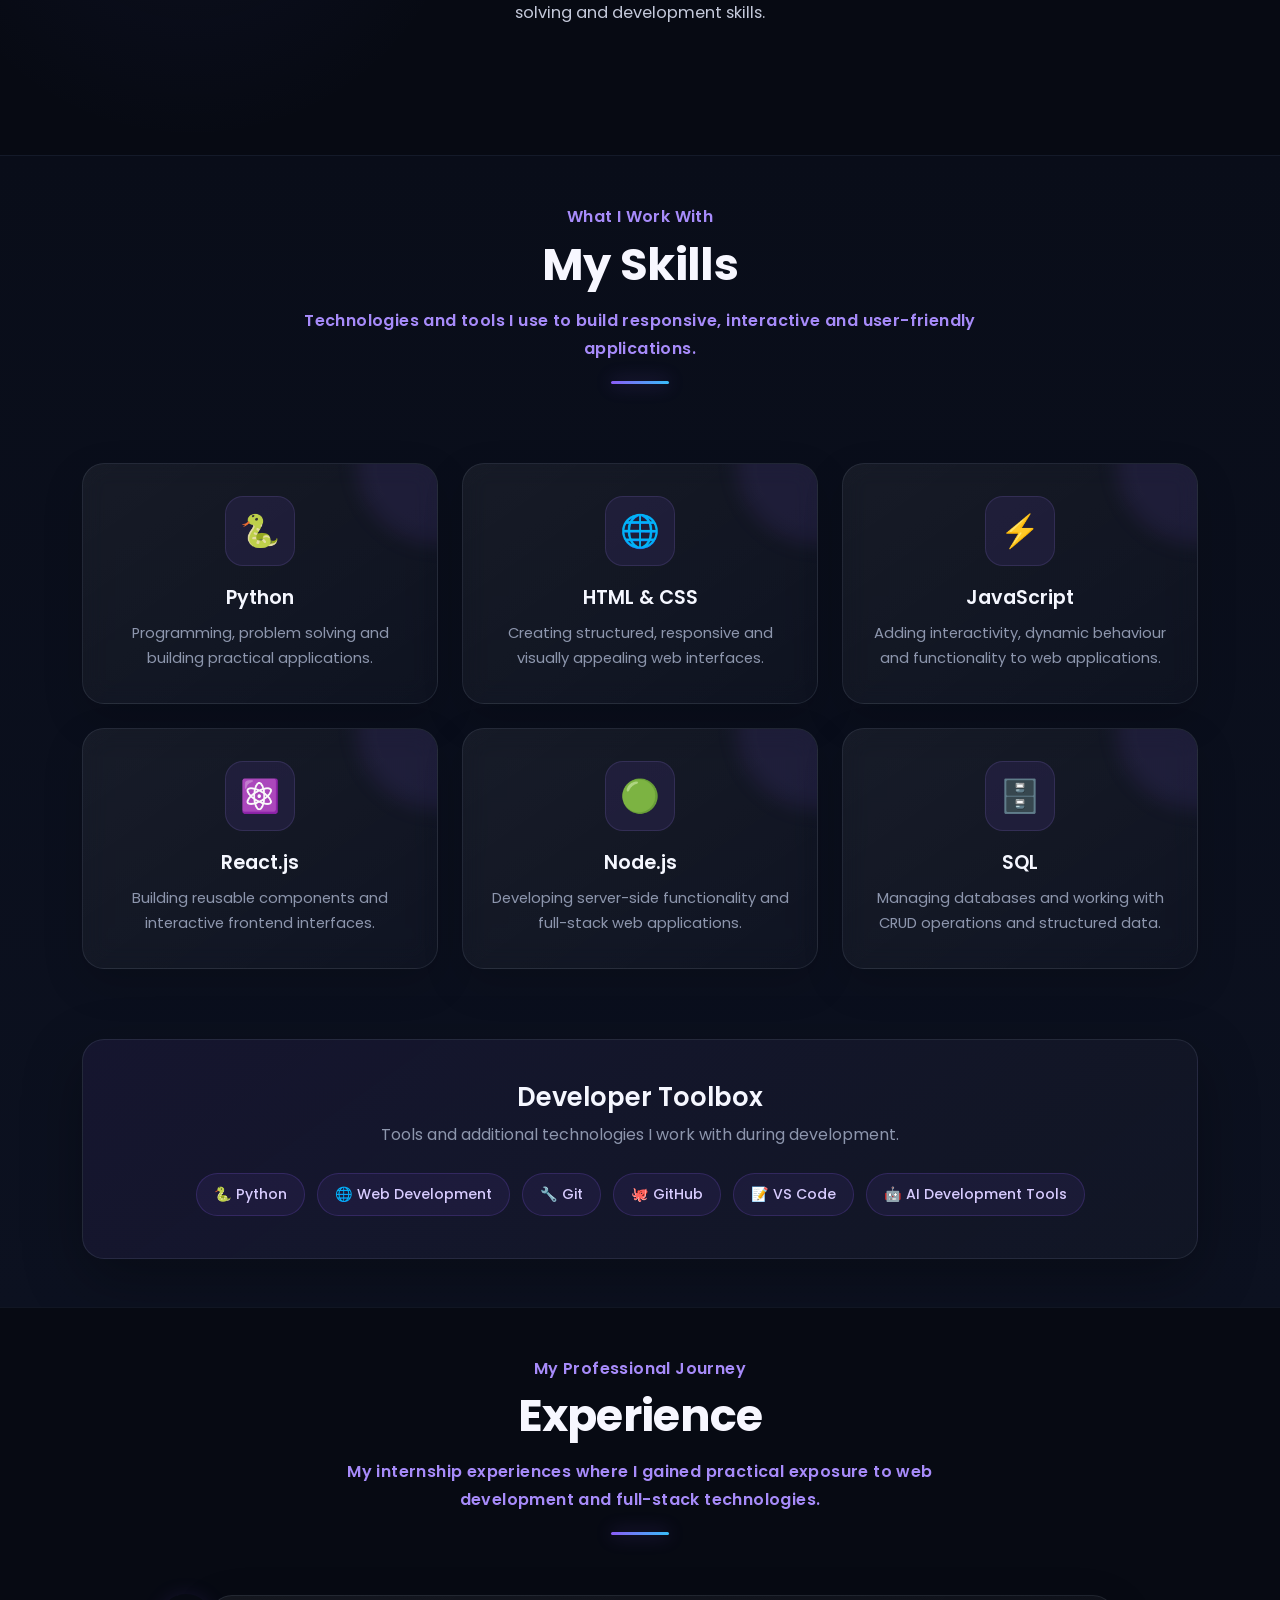
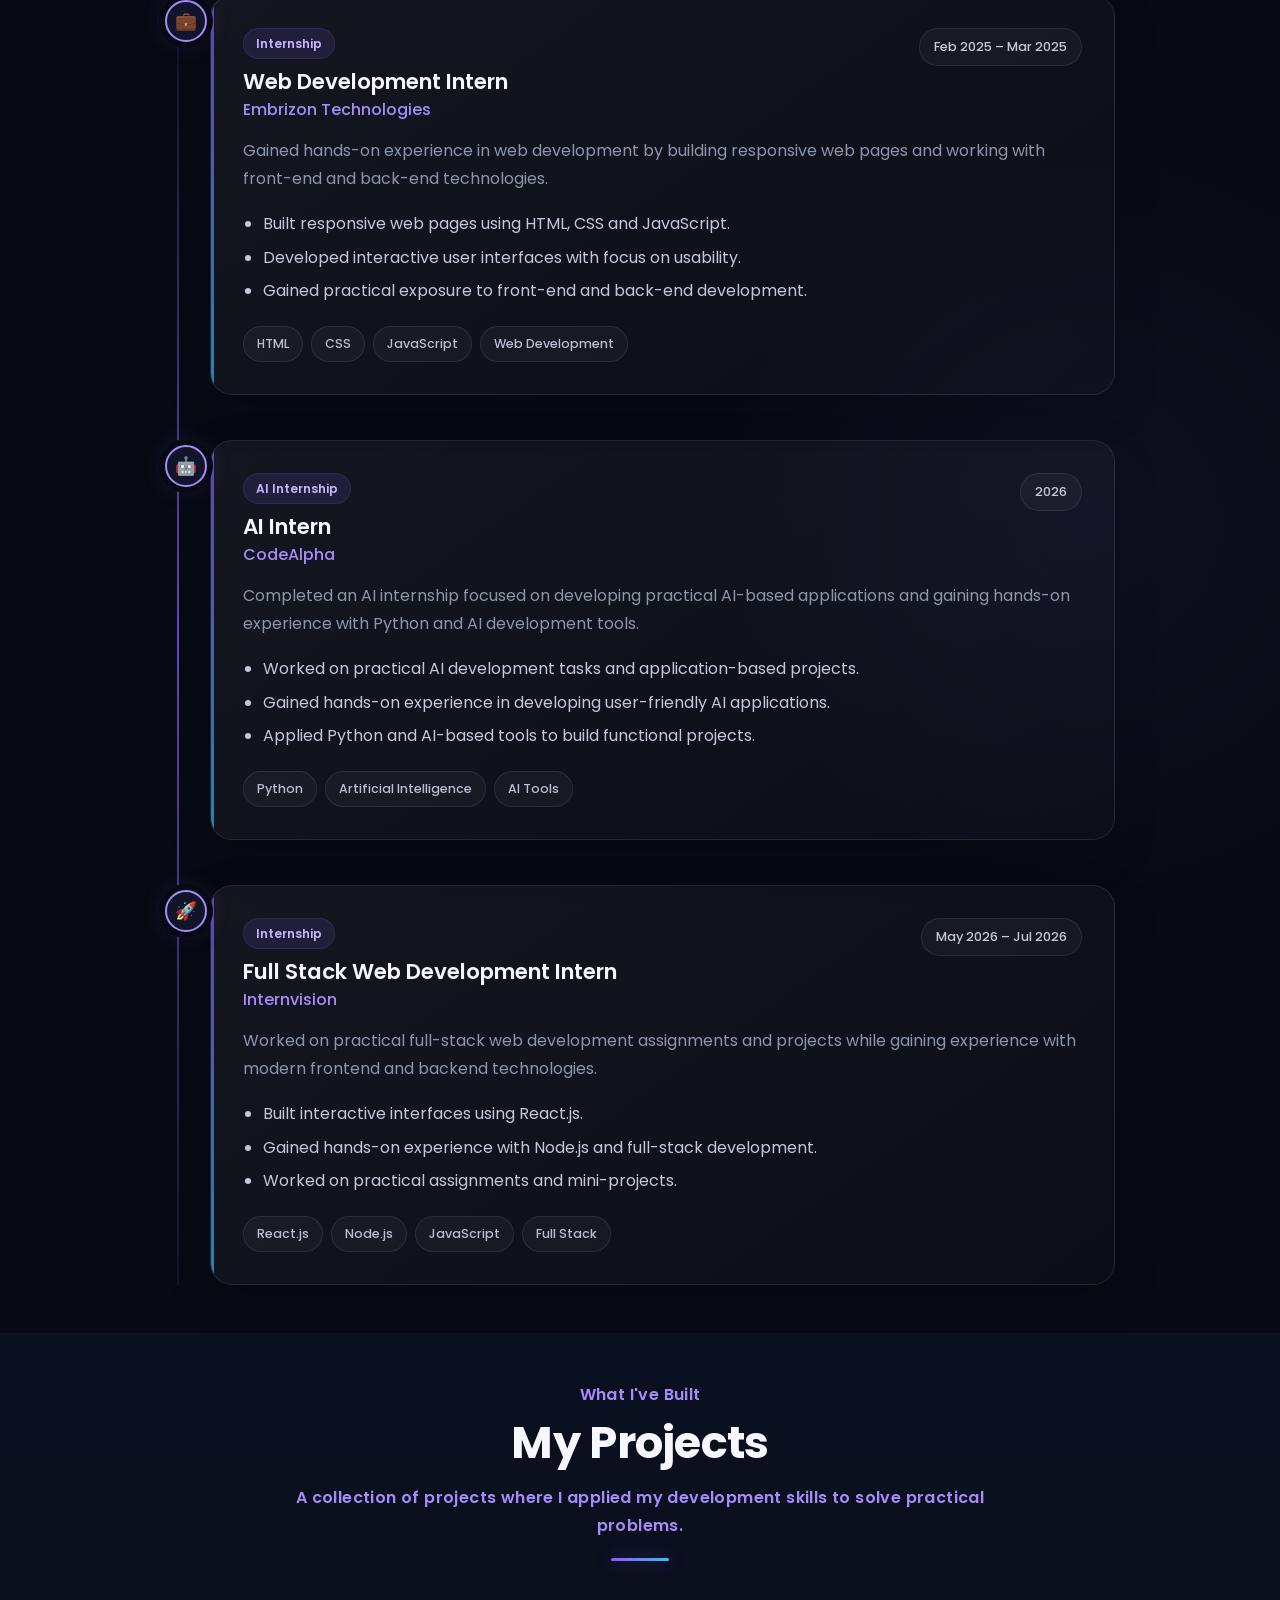
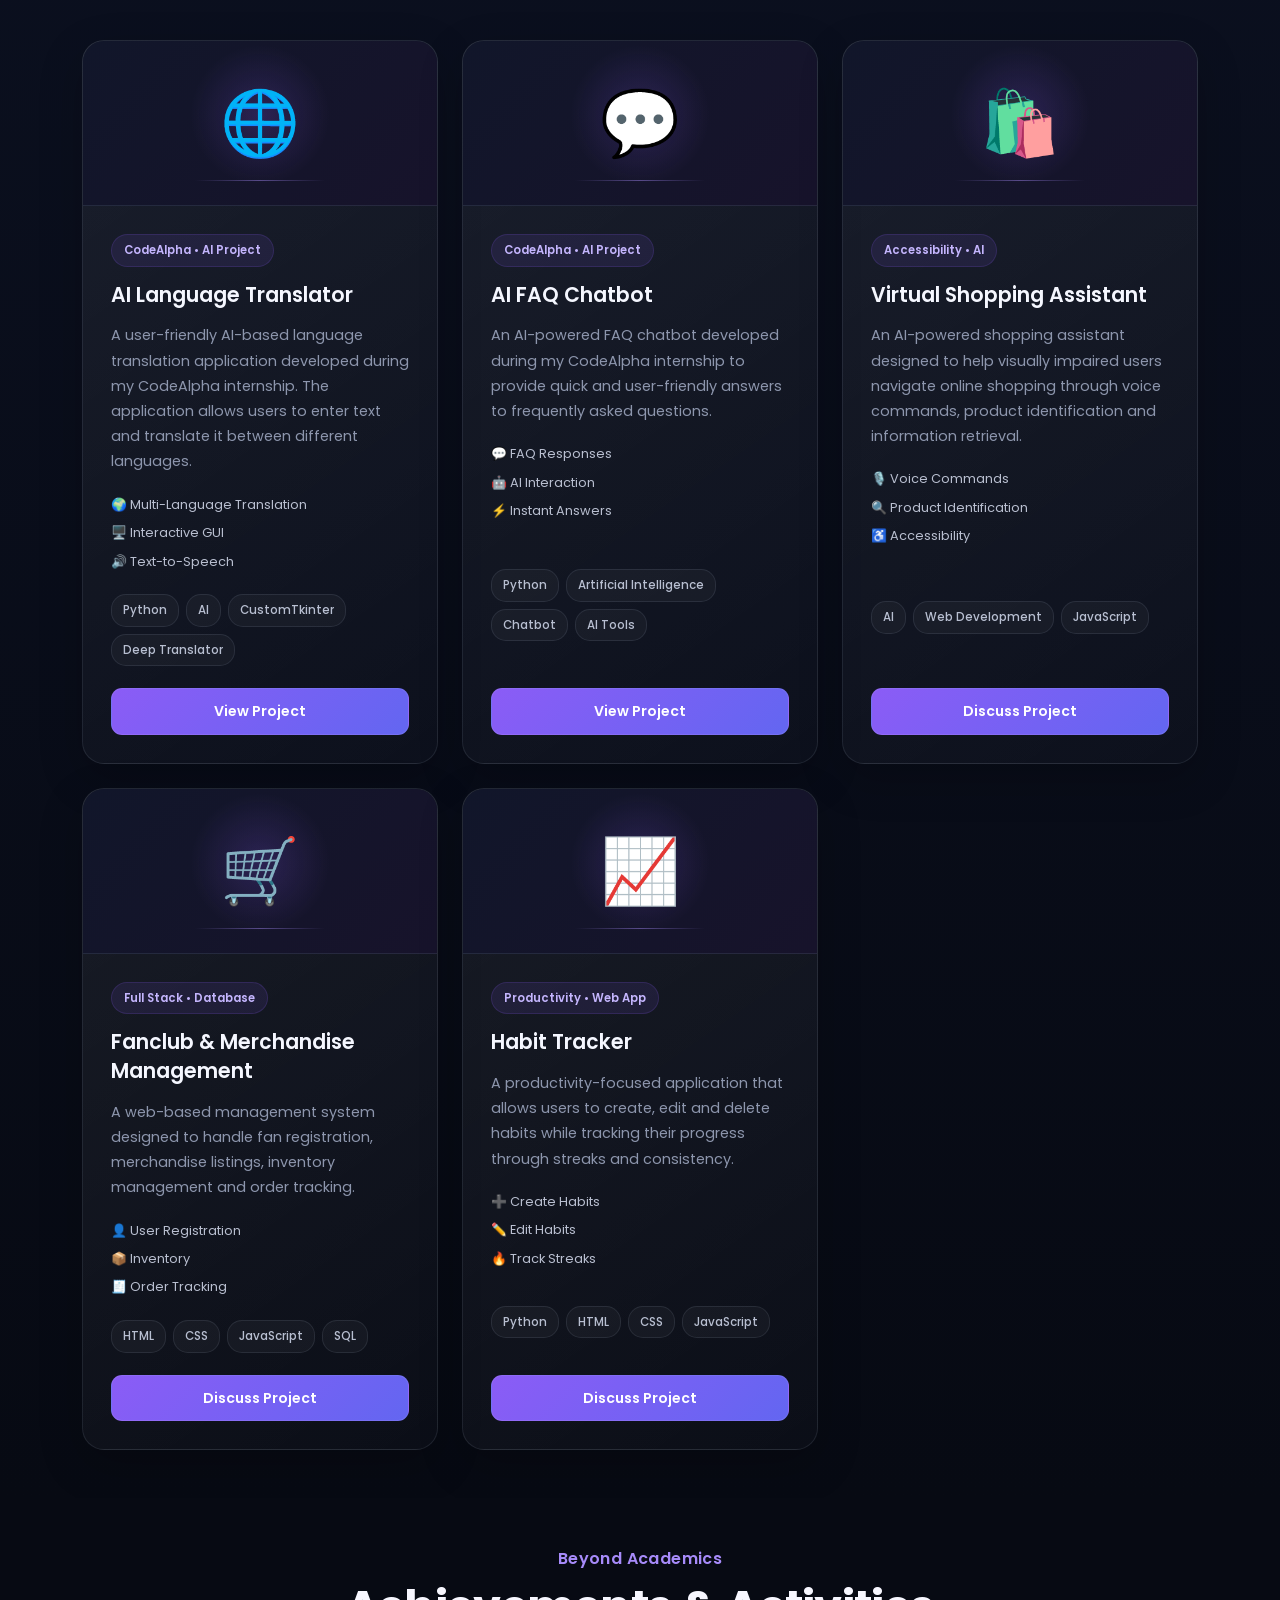
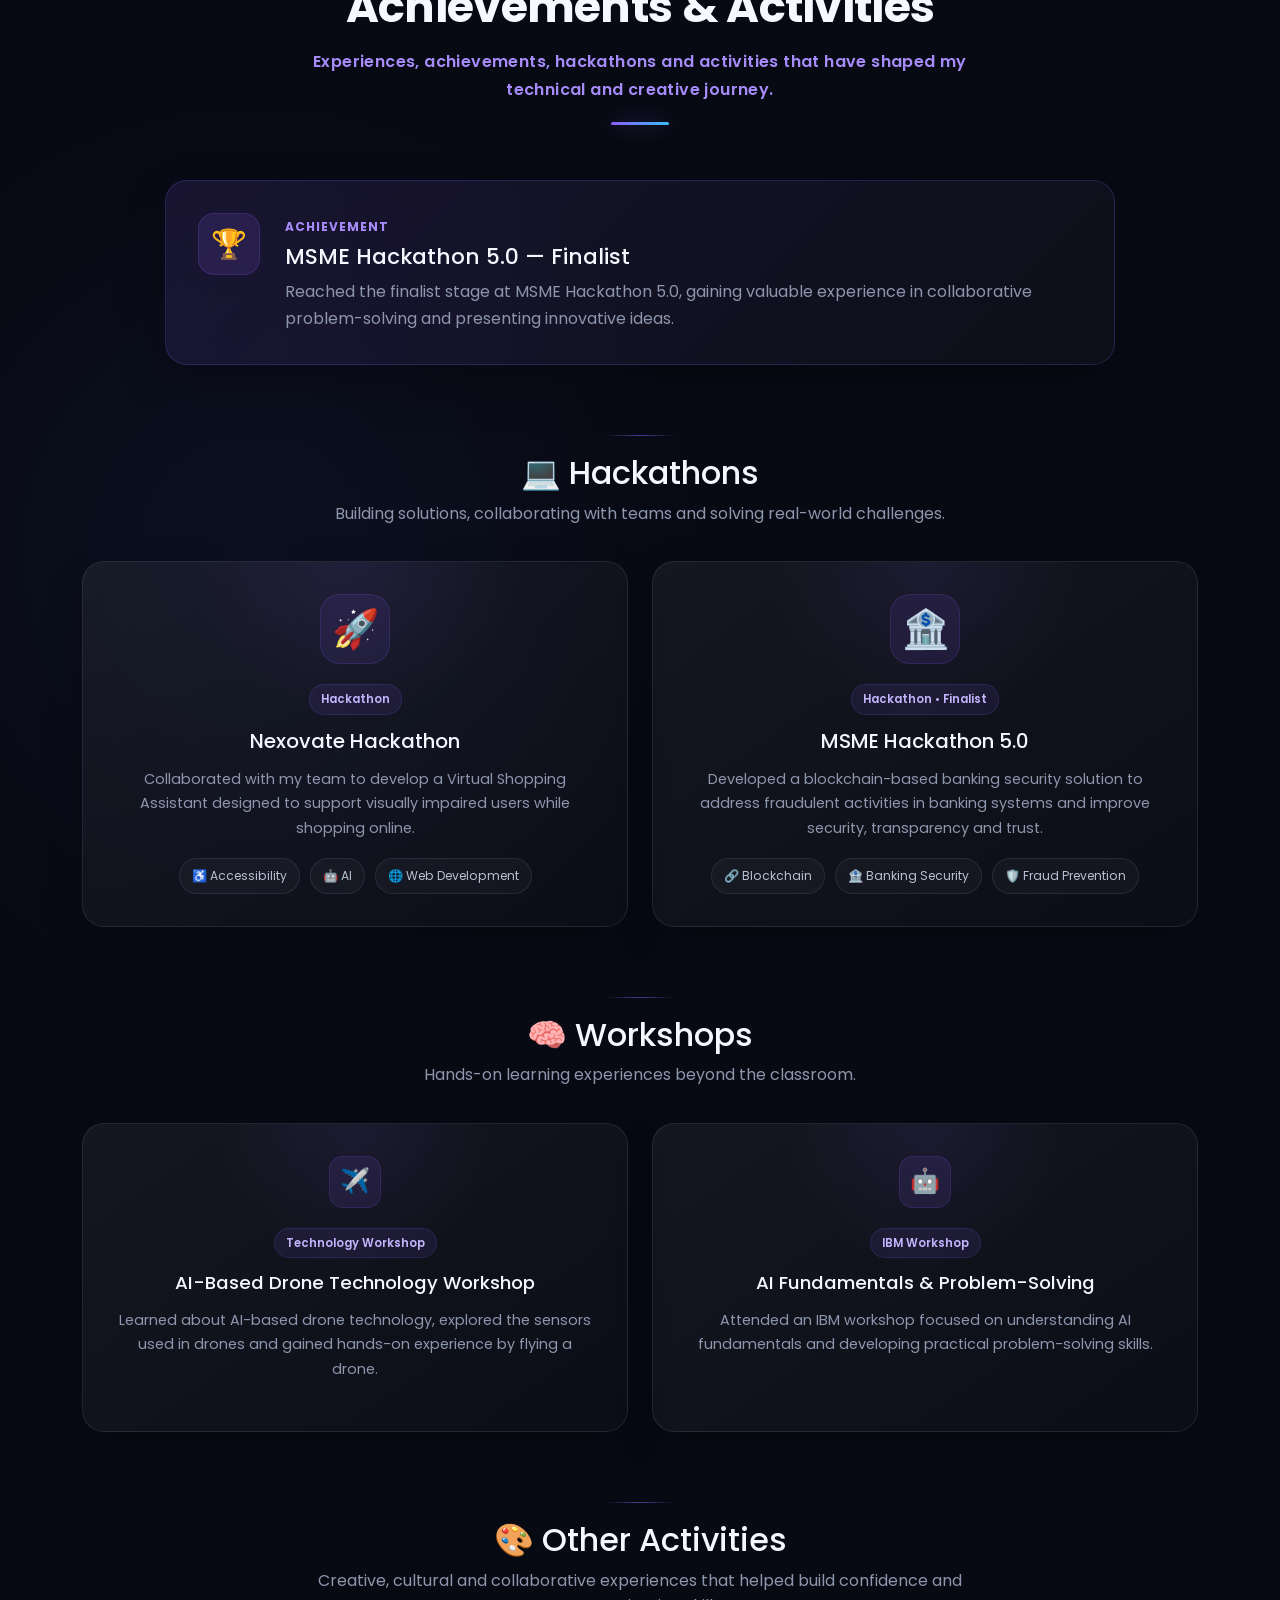
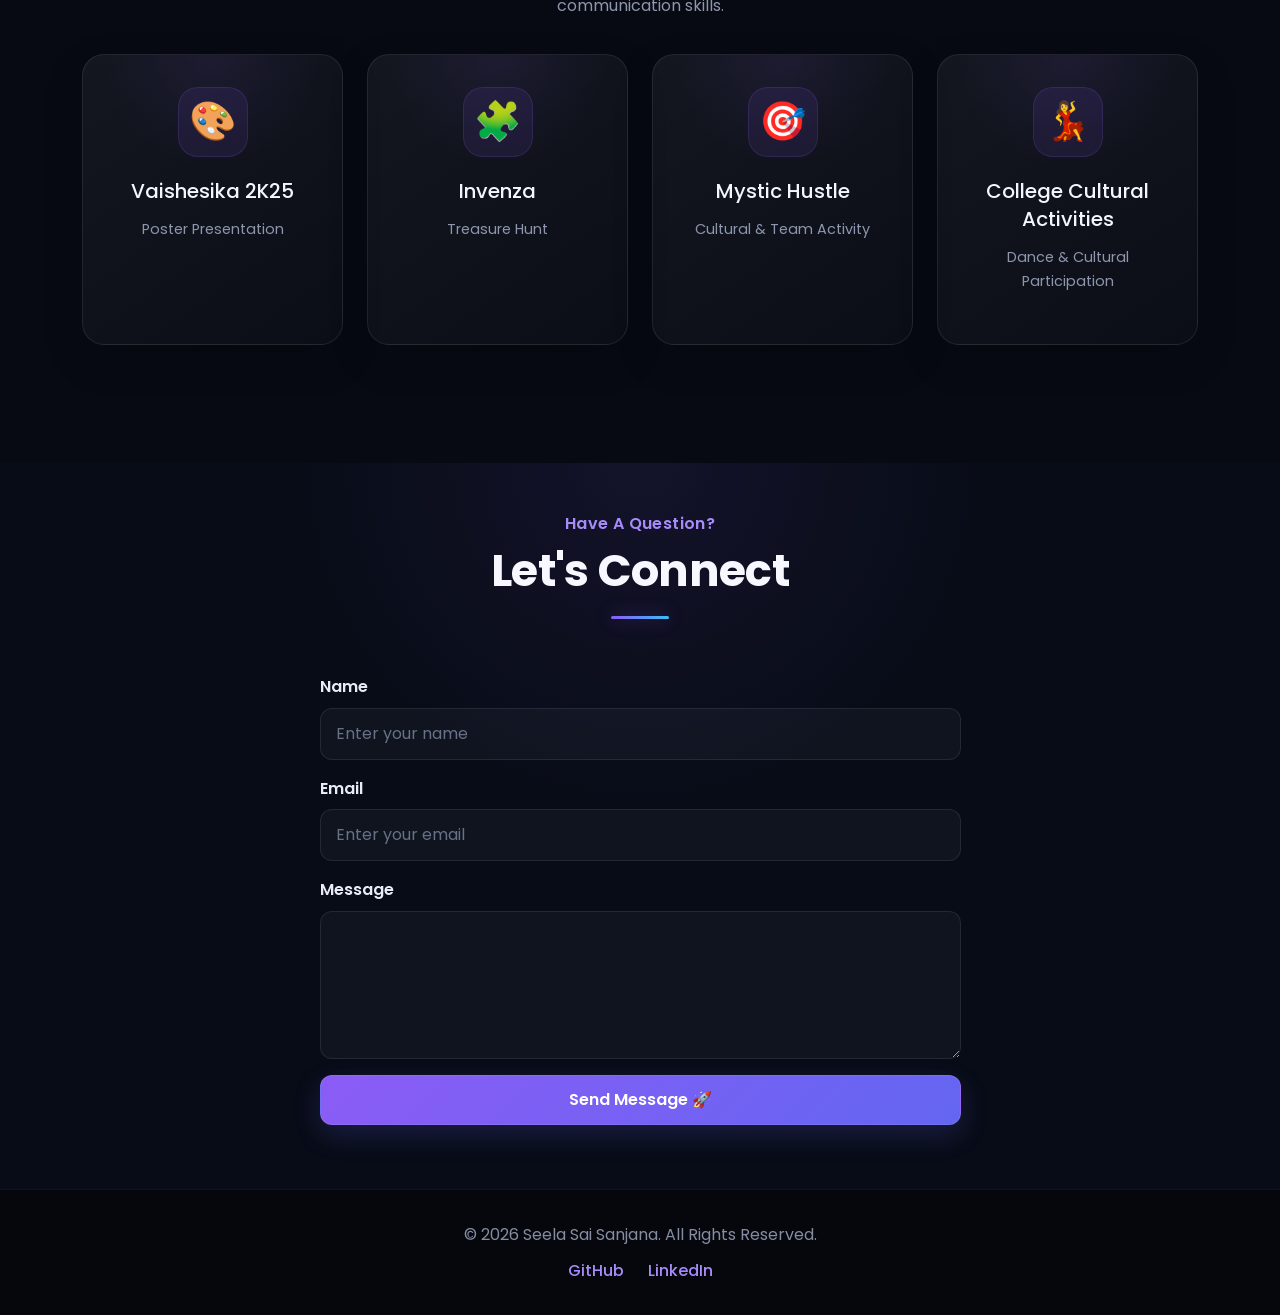
<file: index_v1.html>
<!DOCTYPE html>
<html lang="en">
<head>
    <meta charset="UTF-8">
    <meta name="viewport" content="width=device-width, initial-scale=1.0">

    <title>Seela Sai Sanjana | Developer Portfolio</title>

    <!-- Google Font -->
    <link rel="preconnect" href="https://fonts.googleapis.com">
    <link rel="preconnect" href="https://fonts.gstatic.com" crossorigin>
    <link href="https://fonts.googleapis.com/css2?family=Poppins:wght@300;400;500;600;700&display=swap" rel="stylesheet">

    <!-- Bootstrap CSS -->
    <link href="https://cdn.jsdelivr.net/npm/bootstrap@5.3.3/dist/css/bootstrap.min.css" rel="stylesheet">

    <!-- Custom CSS -->
    <link rel="stylesheet" href="style.css">
</head>

<body>

    <!-- ================= NAVBAR ================= -->
    <nav class="navbar navbar-expand-lg navbar-dark bg-dark fixed-top">

        <div class="container">

            <a class="navbar-brand fw-bold" href="#">
                Sanjana<span>.</span>
            </a>

            <button class="navbar-toggler"
                    type="button"
                    data-bs-toggle="collapse"
                    data-bs-target="#navbarNav"
                    aria-controls="navbarNav"
                    aria-expanded="false"
                    aria-label="Toggle navigation">

                <span class="navbar-toggler-icon"></span>

            </button>

            <div class="collapse navbar-collapse" id="navbarNav">

            <ul class="navbar-nav ms-auto">

                <li class="nav-item">
                    <a class="nav-link" href="#home">Home</a>
                </li>

                <li class="nav-item">
                    <a class="nav-link" href="#about">About</a>
                </li>

                <li class="nav-item">
                    <a class="nav-link" href="#skills">Skills</a>
                </li>

                <li class="nav-item">
                    <a class="nav-link" href="#experience">Experience</a>
                </li>

                <li class="nav-item">
                    <a class="nav-link" href="#projects">Projects</a>
                </li>

                <li class="nav-item">
                    <a class="nav-link" href="#achievements">Achievements</a>
                </li>

                <li class="nav-item">
                    <a class="nav-link" href="#contact">Contact</a>
                </li>

            </ul>

            </div>

        </div>

    </nav>


    <!-- ================= HERO SECTION ================= -->
    <section id="home" class="hero-section">

        <div class="container">

            <div class="row align-items-center min-vh-100">

                <div class="col-lg-7">

                    <p class="hero-small-text">
                        Hello, I'm
                    </p>

                    <h1>
                        Seela Sai Sanjana
                    </h1>

                    <h2>
                        Aspiring Full Stack Developer 💻
                    </h2>

                    <p class="hero-description">
                        I enjoy building modern, responsive and
                        user-friendly web applications while
                        continuously learning new technologies.
                    </p>

                    <a href="#contact" class="btn btn-primary">
                        Let's Connect
                    </a>

                    <a href="#skills" class="btn btn-outline-light ms-2">
                        Explore My Skills
                    </a>

                </div>


                <div class="col-lg-5 text-center">

                    <div class="profile-placeholder">
                        👩🏻‍💻
                    </div>

                </div>

            </div>

        </div>

    </section>


    <!-- ================= ABOUT SECTION ================= -->
    <section id="about" class="py-5">

        <div class="container">

            <div class="section-heading text-center">

                <p>Get To Know Me</p>

                <h2>About Me</h2>

            </div>


            <div class="row justify-content-center">

                <div class="col-lg-8 text-center">

                    <p class="about-text">
                        I'm Seela Sai Sanjana, a Computer Science and Engineering
                        student specializing in Artificial Intelligence and Machine
                        Learning at Geethanjali College of Engineering and Technology.
                        I’m passionate about Python, AI and web development, and I enjoy
                        turning ideas into practical and user-friendly applications.
                        Through internships, hackathons, workshops and collaborative
                        projects, I continue to explore technology while strengthening
                        my problem-solving and development skills.
                    </p>
                </div>

            </div>

        </div>

    </section>


    
    <!-- ================= SKILLS SECTION ================= -->
<section id="skills" class="py-5 skills-section">

    <div class="container">

        <div class="section-heading text-center">

            <p>What I Work With</p>

            <h2>My Skills</h2>

            <p class="section-description">
                Technologies and tools I use to build responsive,
                interactive and user-friendly applications.
            </p>

        </div>


        <!-- Main Skills -->
        <div class="row g-4 mt-4">


            <!-- Python -->
            <div class="col-md-6 col-lg-4">

                <div class="skill-card">

                    <div class="skill-icon python-icon">
                        🐍
                    </div>

                    <h4>Python</h4>

                    <p>
                        Programming, problem solving and
                        building practical applications.
                    </p>

                </div>

            </div>


            <!-- HTML & CSS -->
            <div class="col-md-6 col-lg-4">

                <div class="skill-card">

                    <div class="skill-icon html-icon">
                        🌐
                    </div>

                    <h4>HTML & CSS</h4>

                    <p>
                        Creating structured, responsive and
                        visually appealing web interfaces.
                    </p>

                </div>

            </div>


            <!-- JavaScript -->
            <div class="col-md-6 col-lg-4">

                <div class="skill-card">

                    <div class="skill-icon javascript-icon">
                        ⚡
                    </div>

                    <h4>JavaScript</h4>

                    <p>
                        Adding interactivity, dynamic behaviour
                        and functionality to web applications.
                    </p>

                </div>

            </div>


            <!-- React -->
            <div class="col-md-6 col-lg-4">

                <div class="skill-card">

                    <div class="skill-icon react-icon">
                        ⚛️
                    </div>

                    <h4>React.js</h4>

                    <p>
                        Building reusable components and
                        interactive frontend interfaces.
                    </p>

                </div>

            </div>


            <!-- Node -->
            <div class="col-md-6 col-lg-4">

                <div class="skill-card">

                    <div class="skill-icon node-icon">
                        🟢
                    </div>

                    <h4>Node.js</h4>

                    <p>
                        Developing server-side functionality
                        and full-stack web applications.
                    </p>

                </div>

            </div>


            <!-- SQL -->
            <div class="col-md-6 col-lg-4">

                <div class="skill-card">

                    <div class="skill-icon sql-icon">
                        🗄️
                    </div>

                    <h4>SQL</h4>

                    <p>
                        Managing databases and working with
                        CRUD operations and structured data.
                    </p>

                </div>

            </div>

        </div>


        <!-- Developer Toolbox -->
        <div class="toolbox-section text-center">

            <h3>Developer Toolbox</h3>

            <p>
                Tools and additional technologies I work with
                during development.
            </p>


            

                <div class="toolbox">

                    <span>🐍 Python</span>

                    <span>🌐 Web Development</span>

                    <span>🔧 Git</span>

                    <span>🐙 GitHub</span>

                    <span>📝 VS Code</span>

                    <span>🤖 AI Development Tools</span>

                </div>
            

        </div>

    </div>

</section>

<!-- ================= EXPERIENCE SECTION ================= -->
<section id="experience" class="py-5 experience-section">

    <div class="container">

        <div class="section-heading text-center">

            <p>My Professional Journey</p>

            <h2>Experience</h2>

            <p class="section-description">
                My internship experiences where I gained practical
                exposure to web development and full-stack technologies.
            </p>

        </div>


        <div class="experience-timeline">


            <!-- ================= EMBRIZON ================= -->

            <div class="experience-item">

                <div class="experience-dot">
                    💼
                </div>

                <div class="experience-card">

                    <div class="experience-header">

                        <div>

                            <span class="experience-type">
                                Internship
                            </span>

                            <h3>
                                Web Development Intern
                            </h3>

                            <h4>
                                Embrizon Technologies
                            </h4>

                        </div>

                        <span class="experience-date">
                            Feb 2025 – Mar 2025
                        </span>

                    </div>


                    <p class="experience-description">
                        Gained hands-on experience in web development
                        by building responsive web pages and working
                        with front-end and back-end technologies.
                    </p>


                    <ul class="experience-points">

                        <li>
                            Built responsive web pages using
                            HTML, CSS and JavaScript.
                        </li>

                        <li>
                            Developed interactive user interfaces
                            with focus on usability.
                        </li>

                        <li>
                            Gained practical exposure to front-end
                            and back-end development.
                        </li>

                    </ul>


                    <div class="experience-tech">

                        <span>HTML</span>
                        <span>CSS</span>
                        <span>JavaScript</span>
                        <span>Web Development</span>

                    </div>

                </div>

            </div>

            <!-- ================= CODEALPHA ================= -->

<div class="experience-item">

    <div class="experience-dot">
        🤖
    </div>

    <div class="experience-card">

        <div class="experience-header">

            <div>

                <span class="experience-type">
                    AI Internship
                </span>

                <h3>
                    AI Intern
                </h3>

                <h4>
                    CodeAlpha
                </h4>

            </div>

            <span class="experience-date">
                2026
            </span>

        </div>


        <p class="experience-description">
            Completed an AI internship focused on developing
            practical AI-based applications and gaining hands-on
            experience with Python and AI development tools.
        </p>


        <ul class="experience-points">

            <li>
                Worked on practical AI development tasks and
                application-based projects.
            </li>

            <li>
                Gained hands-on experience in developing
                user-friendly AI applications.
            </li>

            <li>
                Applied Python and AI-based tools to build
                functional projects.
            </li>

        </ul>


        <div class="experience-tech">

            <span>Python</span>

            <span>Artificial Intelligence</span>

            <span>AI Tools</span>

        </div>

    </div>

</div>

            <!-- ================= INTERNVISION ================= -->

            <div class="experience-item">

                <div class="experience-dot">
                    🚀
                </div>

                <div class="experience-card">

                    <div class="experience-header">

                        <div>

                            <span class="experience-type">
                                Internship
                            </span>

                            <h3>
                                Full Stack Web Development Intern
                            </h3>

                            <h4>
                                Internvision
                            </h4>

                        </div>

                        <span class="experience-date">
                            May 2026 – Jul 2026
                        </span>

                    </div>


                    <p class="experience-description">
                        Worked on practical full-stack web development
                        assignments and projects while gaining experience
                        with modern frontend and backend technologies.
                    </p>


                    <ul class="experience-points">

                        <li>
                            Built interactive interfaces using
                            React.js.
                        </li>

                        <li>
                            Gained hands-on experience with
                            Node.js and full-stack development.
                        </li>

                        <li>
                            Worked on practical assignments and
                            mini-projects.
                        </li>

                    </ul>


                    <div class="experience-tech">

                        <span>React.js</span>
                        <span>Node.js</span>
                        <span>JavaScript</span>
                        <span>Full Stack</span>

                    </div>

                </div>

            </div>

        </div>

    </div>

</section>

<!-- ================= PROJECTS SECTION ================= -->
 <section id="projects" class="py-5 projects-section">

    <div class="container">

        <div class="section-heading text-center">

            <p>What I've Built</p>

            <h2>My Projects</h2>

            <p class="section-description">
                A collection of projects where I applied my
                development skills to solve practical problems.
            </p>

        </div>


        <div class="row g-4 mt-4">


            <!-- ================= CODEALPHA PROJECT 1 ================= -->

            <div class="col-lg-4 col-md-6">

                <div class="project-card">

                    <div class="project-icon">
                        🌐
                    </div>

                    <div class="project-content">

                        <span class="project-category">
                            CodeAlpha • AI Project
                        </span>

                        <h3>
                            AI Language Translator
                        </h3>

                        <p>
                            A user-friendly AI-based language translation
                            application developed during my CodeAlpha internship.
                            The application allows users to enter text and
                            translate it between different languages.
                        </p>

                        <div class="project-features">

                            <span>🌍 Multi-Language Translation</span>

                            <span>🖥️ Interactive GUI</span>

                            <span>🔊 Text-to-Speech</span>

                        </div>

                        <div class="project-tech">

                            <span>Python</span>

                            <span>AI</span>

                            <span>CustomTkinter</span>

                            <span>Deep Translator</span>

                        </div>

                        <div class="project-buttons">

                            <a href="#contact" class="project-btn primary-btn">
                                View Project
                            </a>

                        </div>

                    </div>

                </div>

            </div>



            <!-- ================= CODEALPHA PROJECT 2 ================= -->

            <div class="col-lg-4 col-md-6">

                <div class="project-card">

                    <div class="project-icon">
                        💬
                    </div>

                    <div class="project-content">

                        <span class="project-category">
                            CodeAlpha • AI Project
                        </span>

                        <h3>
                            AI FAQ Chatbot
                        </h3>

                        <p>
                            An AI-powered FAQ chatbot developed during my
                            CodeAlpha internship to provide quick and
                            user-friendly answers to frequently asked questions.
                        </p>

                        <div class="project-features">

                            <span>💬 FAQ Responses</span>

                            <span>🤖 AI Interaction</span>

                            <span>⚡ Instant Answers</span>

                        </div>

                        <div class="project-tech">

                            <span>Python</span>

                            <span>Artificial Intelligence</span>

                            <span>Chatbot</span>

                            <span>AI Tools</span>

                        </div>

                        <div class="project-buttons">

                            <a href="#contact" class="project-btn primary-btn">
                                View Project
                            </a>

                        </div>

                    </div>

                </div>

            </div>



            <!-- ================= PROJECT 3 ================= -->

            <div class="col-lg-4 col-md-6">

                <div class="project-card">

                    <div class="project-icon">
                        🛍️
                    </div>

                    <div class="project-content">

                        <span class="project-category">
                            Accessibility • AI
                        </span>

                        <h3>
                            Virtual Shopping Assistant
                        </h3>

                        <p>
                            An AI-powered shopping assistant designed
                            to help visually impaired users navigate
                            online shopping through voice commands,
                            product identification and information
                            retrieval.
                        </p>

                        <div class="project-features">

                            <span>🎙️ Voice Commands</span>

                            <span>🔍 Product Identification</span>

                            <span>♿ Accessibility</span>

                        </div>

                        <div class="project-tech">

                            <span>AI</span>

                            <span>Web Development</span>

                            <span>JavaScript</span>

                        </div>

                        <div class="project-buttons">

                            <a href="#contact" class="project-btn primary-btn">
                                Discuss Project
                            </a>

                        </div>

                    </div>

                </div>

            </div>



            <!-- ================= PROJECT 4 ================= -->

            <div class="col-lg-4 col-md-6">

                <div class="project-card">

                    <div class="project-icon">
                        🛒
                    </div>

                    <div class="project-content">

                        <span class="project-category">
                            Full Stack • Database
                        </span>

                        <h3>
                            Fanclub & Merchandise Management
                        </h3>

                        <p>
                            A web-based management system designed
                            to handle fan registration, merchandise
                            listings, inventory management and
                            order tracking.
                        </p>

                        <div class="project-features">

                            <span>👤 User Registration</span>

                            <span>📦 Inventory</span>

                            <span>🧾 Order Tracking</span>

                        </div>

                        <div class="project-tech">

                            <span>HTML</span>

                            <span>CSS</span>

                            <span>JavaScript</span>

                            <span>SQL</span>

                        </div>

                        <div class="project-buttons">

                            <a href="#contact" class="project-btn primary-btn">
                                Discuss Project
                            </a>

                        </div>

                    </div>

                </div>

            </div>



            <!-- ================= PROJECT 5 ================= -->

            <div class="col-lg-4 col-md-6">

                <div class="project-card">

                    <div class="project-icon">
                        📈
                    </div>

                    <div class="project-content">

                        <span class="project-category">
                            Productivity • Web App
                        </span>

                        <h3>
                            Habit Tracker
                        </h3>

                        <p>
                            A productivity-focused application that
                            allows users to create, edit and delete
                            habits while tracking their progress
                            through streaks and consistency.
                        </p>

                        <div class="project-features">

                            <span>➕ Create Habits</span>

                            <span>✏️ Edit Habits</span>

                            <span>🔥 Track Streaks</span>

                        </div>

                        <div class="project-tech">

                            <span>Python</span>

                            <span>HTML</span>

                            <span>CSS</span>

                            <span>JavaScript</span>

                        </div>

                        <div class="project-buttons">

                            <a href="#contact" class="project-btn primary-btn">
                                Discuss Project
                            </a>

                        </div>

                    </div>

                </div>

            </div>


        </div>

    </div>

</section>

<!-- ================= ACHIEVEMENTS & ACTIVITIES ================= -->

<section id="achievements" class="py-5 achievements-section">

    <div class="container">

        <div class="section-heading text-center">

            <p>Beyond Academics</p>

            <h2>Achievements & Activities</h2>

            <p class="section-description">
                Experiences, achievements, hackathons and activities
                that have shaped my technical and creative journey.
            </p>

        </div>


        <!-- ================= ACHIEVEMENT ================= -->

        <div class="achievement-highlight">

            <div class="achievement-icon">
                🏆
            </div>

            <div>

                <span class="achievement-label">
                    Achievement
                </span>

                <h3>
                    MSME Hackathon 5.0 — Finalist
                </h3>

                <p>
                    Reached the finalist stage at MSME Hackathon 5.0,
                    gaining valuable experience in collaborative
                    problem-solving and presenting innovative ideas.
                </p>

            </div>

        </div>

            <!-- ================= HACKATHONS ================= -->

<div class="achievement-group">

    <div class="achievement-group-title">
        
        <div>
            <h3>💻 Hackathons</h3>
            <p>
                Building solutions, collaborating with teams and
                solving real-world challenges.
            </p>
        </div>
    </div>


    <div class="row g-4">

        <!-- NEXOVATE -->

        <div class="col-lg-6 col-md-6">

            <div class="activity-card">

                <div class="activity-icon">
                    🚀
                </div>

                <div class="activity-content">

                    <span class="activity-tag">
                        Hackathon
                    </span>

                    <h4>
                        Nexovate Hackathon
                    </h4>

                    <p>
                        Collaborated with my team to develop a
                        Virtual Shopping Assistant designed to
                        support visually impaired users while
                        shopping online.
                    </p>

                    <div class="activity-highlights">

                        <span>♿ Accessibility</span>
                        <span>🤖 AI</span>
                        <span>🌐 Web Development</span>

                    </div>

                </div>

            </div>

        </div>


        <!-- MSME -->

        <div class="col-lg-6 col-md-6">

            <div class="activity-card">

                <div class="activity-icon">
                    🏦
                </div>

                <div class="activity-content">

                    <span class="activity-tag">
                        Hackathon • Finalist
                    </span>

                    <h4>
                        MSME Hackathon 5.0
                    </h4>

                    <p>
                        Developed a blockchain-based banking security
                        solution to address fraudulent activities in
                        banking systems and improve security,
                        transparency and trust.
                    </p>

                    <div class="activity-highlights">

                        <span>🔗 Blockchain</span>
                        <span>🏦 Banking Security</span>
                        <span>🛡️ Fraud Prevention</span>

                    </div>

                </div>

            </div>

        </div>

    </div>

</div>


<!-- ================= WORKSHOPS ================= -->

<div class="achievement-group">

    <div class="achievement-group-title">

        <div>

            <h3>🧠 Workshops</h3>

            <p>
                Hands-on learning experiences beyond the classroom.
            </p>

        </div>

    </div>


    <div class="row g-4">

        <!-- DRONE WORKSHOP -->

        <div class="col-lg-6 col-md-6">

            <div class="achievement-card workshop-card">

                <div class="achievement-card-icon">
                    ✈️
                </div>

                <span class="achievement-tag">
                    Technology Workshop
                </span>

                <h4>
                    AI-Based Drone Technology Workshop
                </h4>

                <p>
                    Learned about AI-based drone technology,
                    explored the sensors used in drones and
                    gained hands-on experience by flying a drone.
                </p>

            </div>

        </div>


        <!-- IBM WORKSHOP -->

        <div class="col-lg-6 col-md-6">

            <div class="achievement-card workshop-card">

                <div class="achievement-card-icon">
                    🤖
                </div>

                <span class="achievement-tag">
                    IBM Workshop
                </span>

                <h4>
                    AI Fundamentals & Problem-Solving
                </h4>

                <p>
                    Attended an IBM workshop focused on
                    understanding AI fundamentals and developing
                    practical problem-solving skills.
                </p>

            </div>

        </div>

    </div>

</div>


<!-- ================= OTHER ACTIVITIES ================= -->

<div class="achievement-group">

    <div class="achievement-group-title">

        <div>

            <h3>🎨 Other Activities</h3>

            <p>
                Creative, cultural and collaborative experiences
                that helped build confidence and communication skills.
            </p>

        </div>

    </div>


    <div class="row g-4">

        <!-- VAISHESIKA -->

        <div class="col-lg-3 col-md-6">

            <div class="activity-card">

                <div class="activity-icon">
                    🎨
                </div>

                <h4>
                    Vaishesika 2K25
                </h4>

                <p>
                    Poster Presentation
                </p>

            </div>

        </div>


        <!-- INVENZA -->

        <div class="col-lg-3 col-md-6">

            <div class="activity-card">

                <div class="activity-icon">
                    🧩
                </div>

                <h4>
                    Invenza
                </h4>

                <p>
                    Treasure Hunt
                </p>

            </div>

        </div>


        <!-- MYSTIC HUSTLE -->

        <div class="col-lg-3 col-md-6">

            <div class="activity-card">

                <div class="activity-icon">
                    🎯
                </div>

                <h4>
                    Mystic Hustle
                </h4>

                <p>
                    Cultural & Team Activity
                </p>

            </div>

        </div>


        <!-- COLLEGE CULTURAL -->

        <div class="col-lg-3 col-md-6">

            <div class="activity-card">

                <div class="activity-icon">
                    💃
                </div>

                <h4>
                    College Cultural Activities
                </h4>

                <p>
                    Dance & Cultural Participation
                </p>

            </div>

        </div>

    </div>

</div>

</div>

</section>
    <!-- ================= CONTACT SECTION ================= -->
    <section id="contact" class="py-5">

        <div class="container">

            <div class="section-heading text-center">

                <p>Have A Question?</p>

                <h2>Let's Connect</h2>

            </div>


            <div class="row justify-content-center">

                <div class="col-lg-7">

                    <form id="contactForm">


                        <!-- Name -->
                        <div class="mb-3">

                            <label for="name" class="form-label">
                                Name
                            </label>

                            <input
                                type="text"
                                id="name"
                                class="form-control"
                                placeholder="Enter your name"
                            >

                            <small id="nameError"
                                   class="error-message">
                            </small>

                        </div>


                        <!-- Email -->
                        <div class="mb-3">

                            <label for="email" class="form-label">
                                Email
                            </label>

                            <input
                                type="text"
                                id="email"
                                class="form-control"
                                placeholder="Enter your email"
                            >

                            <small id="emailError"
                                   class="error-message">
                            </small>

                        </div>


                        <!-- Message -->
                        <div class="mb-3">

                            <label for="message" class="form-label">
                                Message
                            </label>

                            <textarea
                                id="message"
                                class="form-control"
                                rows="5"
                                placeholder="Write your message">
                            </textarea>

                            <small id="messageError"
                                   class="error-message">
                            </small>

                        </div>


                        <!-- Submit -->
                        <button
                            type="submit"
                            class="btn btn-primary w-100">

                            Send Message 🚀

                        </button>


                        <p id="successMessage"
                           class="success-message">
                        </p>

                    </form>

                </div>

            </div>

        </div>

    </section>


    <!-- ================= FOOTER ================= -->
    <footer class="footer">

        <div class="container text-center">

            <p>
                © 2026 Seela Sai Sanjana. All Rights Reserved.
            </p>


            <div class="social-links">

                <a href="#" target="_blank">
                    GitHub
                </a>

                <a href="#" target="_blank">
                    LinkedIn
                </a>

            </div>

        </div>

    </footer>


    <!-- Bootstrap JavaScript -->
    <script src="https://cdn.jsdelivr.net/npm/bootstrap@5.3.3/dist/js/bootstrap.bundle.min.js"></script>


    <!-- Custom JavaScript -->
    <script src="script.js"></script>

</body>

</html>
</file>
<file: style.css>
/* =========================================================
   SANJANA PORTFOLIO — DARK PROFESSIONAL UI
   Replacement stylesheet
   Theme: Dark • Violet • Glassmorphism • Subtle Motion
   ========================================================= */

@import url('https://fonts.googleapis.com/css2?family=Poppins:wght@400;500;600;700;800&display=swap');

:root {
    --bg: #070a13;
    --bg-soft: #0b1020;
    --surface: rgba(17, 24, 39, 0.72);
    --surface-solid: #101626;
    --surface-2: #131b2e;
    --border: rgba(148, 163, 184, 0.14);
    --border-strong: rgba(139, 92, 246, 0.42);

    --text: #f5f7ff;
    --text-soft: #c4c9da;
    --muted: #8d96ad;

    --primary: #8b5cf6;
    --primary-light: #a78bfa;
    --secondary: #6366f1;
    --cyan: #38bdf8;

    --glow: rgba(139, 92, 246, 0.22);
    --shadow: 0 20px 60px rgba(0, 0, 0, 0.30);

    --radius: 22px;
    --radius-sm: 14px;
    --transition: 0.35s cubic-bezier(0.2, 0.7, 0.2, 1);
}

* {
    margin: 0;
    padding: 0;
    box-sizing: border-box;
}

html {
    scroll-behavior: smooth;
    scroll-padding-top: 90px;
}

body {
    font-family: "Poppins", sans-serif;
    color: var(--text);
    background:
        radial-gradient(circle at 15% 10%, rgba(99, 102, 241, 0.08), transparent 28%),
        radial-gradient(circle at 85% 35%, rgba(139, 92, 246, 0.07), transparent 30%),
        var(--bg);
    line-height: 1.6;
    overflow-x: hidden;
}

/* subtle grid texture */
body::before {
    content: "";
    position: fixed;
    inset: 0;
    pointer-events: none;
    z-index: -1;
    opacity: 0.20;
    background-image:
        linear-gradient(rgba(255,255,255,0.025) 1px, transparent 1px),
        linear-gradient(90deg, rgba(255,255,255,0.025) 1px, transparent 1px);
    background-size: 48px 48px;
}

::selection {
    background: rgba(139, 92, 246, 0.35);
    color: #fff;
}

::-webkit-scrollbar {
    width: 8px;
}

::-webkit-scrollbar-track {
    background: #070a13;
}

::-webkit-scrollbar-thumb {
    background: linear-gradient(var(--primary), var(--secondary));
    border-radius: 20px;
}

a {
    transition: var(--transition);
}

/* =========================================================
   NAVBAR
   ========================================================= */

.navbar {
    position: sticky;
    top: 0;
    z-index: 1000;
    padding: 14px 0;
    background: rgba(7, 10, 19, 0.78) !important;
    border-bottom: 1px solid rgba(148, 163, 184, 0.10);
    backdrop-filter: blur(18px);
    -webkit-backdrop-filter: blur(18px);
    box-shadow: 0 10px 35px rgba(0, 0, 0, 0.16);
}

.navbar-brand {
    color: #fff !important;
    font-size: 1.55rem;
    font-weight: 700;
    letter-spacing: 0.3px;
}

.navbar-brand span {
    color: var(--primary-light);
}

.nav-link {
    color: #aeb5c8 !important;
    margin-left: 18px;
    padding: 8px 4px !important;
    font-weight: 500;
    position: relative;
}

.nav-link::after {
    content: "";
    position: absolute;
    left: 4px;
    right: 4px;
    bottom: 0;
    height: 2px;
    border-radius: 10px;
    background: linear-gradient(90deg, var(--primary), var(--secondary));
    transform: scaleX(0);
    transform-origin: center;
    transition: transform var(--transition);
}

.nav-link:hover,
.nav-link:focus {
    color: #fff !important;
}

.nav-link:hover::after,
.nav-link:focus::after {
    transform: scaleX(1);
}

/* Bootstrap navbar toggler */
.navbar-toggler {
    border: 1px solid rgba(255,255,255,0.15) !important;
    border-radius: 10px;
}

.navbar-toggler:focus {
    box-shadow: 0 0 0 3px rgba(139, 92, 246, 0.18);
}

/* =========================================================
   HERO
   ========================================================= */

.hero-section {
    position: relative;
    min-height: calc(100vh - 72px);
    padding-top: 110px;
    padding-bottom: 90px;
    display: flex;
    align-items: center;
    overflow: hidden;
    background:
        radial-gradient(circle at 78% 30%, rgba(139, 92, 246, 0.18), transparent 28%),
        radial-gradient(circle at 92% 75%, rgba(56, 189, 248, 0.08), transparent 25%),
        linear-gradient(135deg, #070a13 0%, #0b1020 55%, #090d1a 100%);
}

.hero-section::before {
    content: "";
    position: absolute;
    width: 520px;
    height: 520px;
    right: -170px;
    top: 50%;
    transform: translateY(-50%);
    border-radius: 50%;
    background: rgba(139, 92, 246, 0.10);
    filter: blur(90px);
    pointer-events: none;
}

.hero-section::after {
    content: "";
    position: absolute;
    width: 260px;
    height: 260px;
    left: -120px;
    bottom: -100px;
    border-radius: 50%;
    background: rgba(99, 102, 241, 0.10);
    filter: blur(70px);
    pointer-events: none;
}

.hero-small-text {
    color: var(--primary-light);
    font-size: 1rem;
    font-weight: 600;
    letter-spacing: 0.5px;
    margin-bottom: 12px;
}

.hero-section h1 {
    font-size: clamp(3rem, 7vw, 5.8rem);
    font-weight: 800;
    line-height: 1.03;
    letter-spacing: -2px;
    margin-bottom: 18px;
    background: linear-gradient(100deg, #ffffff 5%, #c4b5fd 48%, #8b5cf6 100%);
    -webkit-background-clip: text;
    -webkit-text-fill-color: transparent;
    background-clip: text;
}

.hero-section h2 {
    color: #eef0fa;
    font-size: clamp(1.35rem, 3vw, 2.15rem);
    font-weight: 600;
    margin-bottom: 20px;
}

.hero-description {
    max-width: 680px;
    font-size: 1.02rem;
    line-height: 1.85;
    color: var(--muted);
    margin-bottom: 32px;
}

/* =========================================================
   HERO BUTTONS
   ========================================================= */

.btn-primary {
    background: linear-gradient(135deg, var(--primary), var(--secondary));
    border: 1px solid rgba(255,255,255,0.08);
    color: #fff;
    padding: 12px 25px;
    font-weight: 600;
    border-radius: 12px;
    box-shadow: 0 10px 28px rgba(99, 102, 241, 0.20);
    transition: var(--transition);
}

.btn-primary:hover {
    color: #fff;
    transform: translateY(-3px);
    box-shadow: 0 16px 38px rgba(139, 92, 246, 0.30);
}

.btn-outline-light {
    color: #ddd6fe;
    background: rgba(255,255,255,0.025);
    border: 1px solid rgba(167, 139, 250, 0.55);
    padding: 11px 23px;
    font-weight: 600;
    border-radius: 12px;
    transition: var(--transition);
}

.btn-outline-light:hover {
    background: rgba(139, 92, 246, 0.14);
    border-color: var(--primary-light);
    color: #fff;
    transform: translateY(-3px);
    box-shadow: 0 12px 30px rgba(139, 92, 246, 0.16);
}

/* =========================================================
   PROFILE / HERO VISUAL
   ========================================================= */

.profile-placeholder {
    position: relative;
    width: 300px;
    height: 300px;
    margin: auto;
    border-radius: 50%;
    display: flex;
    align-items: center;
    justify-content: center;
    font-size: 7rem;
    background:
        radial-gradient(circle at 35% 25%, rgba(255,255,255,0.22), transparent 22%),
        linear-gradient(145deg, #7c3aed, #4f46e5 55%, #312e81);
    border: 1px solid rgba(255,255,255,0.18);
    box-shadow:
        0 0 0 14px rgba(139, 92, 246, 0.05),
        0 0 70px rgba(139, 92, 246, 0.30),
        0 30px 80px rgba(0,0,0,0.40);
    animation: floating 4s ease-in-out infinite;
}

.profile-placeholder::before {
    content: "";
    position: absolute;
    inset: -18px;
    border-radius: 50%;
    border: 1px solid rgba(167, 139, 250, 0.20);
    animation: pulse-ring 3s ease-in-out infinite;
}

.profile-placeholder::after {
    content: "";
    position: absolute;
    inset: -45px;
    border-radius: 50%;
    background: rgba(139, 92, 246, 0.07);
    filter: blur(25px);
    z-index: -1;
}

@keyframes floating {
    0%, 100% { transform: translateY(0); }
    50% { transform: translateY(-12px); }
}

@keyframes pulse-ring {
    0%, 100% { transform: scale(0.98); opacity: 0.35; }
    50% { transform: scale(1.03); opacity: 0.75; }
}

/* =========================================================
   COMMON SECTIONS
   ========================================================= */

section {
    position: relative;
    scroll-margin-top: 80px;
}

.section-heading {
    margin-bottom: 55px;
}

.section-heading p {
    color: var(--primary-light);
    font-weight: 600;
    letter-spacing: 0.4px;
    margin-bottom: 8px;
}

.section-heading h2 {
    color: #f7f7ff;
    font-size: clamp(2rem, 4vw, 2.8rem);
    font-weight: 700;
    letter-spacing: -0.7px;
}

.section-description {
    max-width: 700px;
    margin: 15px auto 0;
    color: var(--muted);
    line-height: 1.75;
}

/* =========================================================
   ABOUT
   ========================================================= */

#about {
    background:
        radial-gradient(circle at 15% 50%, rgba(99,102,241,0.06), transparent 25%),
        var(--bg);
    padding-top: 110px !important;
    padding-bottom: 110px !important;
}

.about-text {
    color: var(--text-soft);
    font-size: 1.02rem;
    line-height: 1.95;
}

/* =========================================================
   SKILLS
   ========================================================= */

.skills-section {
    background:
        linear-gradient(180deg, #090d19 0%, #0c1120 100%);
    border-top: 1px solid rgba(148,163,184,0.06);
    border-bottom: 1px solid rgba(148,163,184,0.06);
}

.skill-card {
    height: 100%;
    padding: 32px 25px;
    text-align: center;
    background:
        linear-gradient(145deg, rgba(255,255,255,0.055), rgba(255,255,255,0.018));
    border: 1px solid var(--border);
    border-radius: var(--radius);
    box-shadow: 0 15px 40px rgba(0,0,0,0.16);
    transition: var(--transition);
    backdrop-filter: blur(12px);
}

.skill-card:hover {
    transform: translateY(-9px);
    border-color: var(--border-strong);
    box-shadow:
        0 20px 50px rgba(0,0,0,0.28),
        0 0 35px rgba(139,92,246,0.09);
}

.skill-icon {
    width: 70px;
    height: 70px;
    margin: 0 auto 20px;
    display: flex;
    align-items: center;
    justify-content: center;
    border-radius: 18px;
    font-size: 2rem;
    background: rgba(139,92,246,0.10);
    border: 1px solid rgba(167,139,250,0.14);
    transition: var(--transition);
}

.skill-card:hover .skill-icon {
    transform: scale(1.08) rotate(2deg);
    background: rgba(139,92,246,0.16);
    box-shadow: 0 0 25px rgba(139,92,246,0.14);
}

.skill-card h4 {
    margin-bottom: 12px;
    font-size: 1.2rem;
    font-weight: 600;
    color: #f5f7ff;
}

.skill-card p {
    margin: 0;
    color: var(--muted);
    line-height: 1.7;
    font-size: 0.92rem;
}

/* =========================================================
   DEVELOPER TOOLBOX
   ========================================================= */

.toolbox-section {
    margin-top: 70px;
    padding: 42px 25px;
    background:
        linear-gradient(145deg, rgba(139,92,246,0.08), rgba(255,255,255,0.025));
    border: 1px solid var(--border);
    border-radius: var(--radius);
    box-shadow: var(--shadow);
}

.toolbox-section h3 {
    margin-bottom: 10px;
    font-size: 1.6rem;
    font-weight: 600;
    color: #f5f7ff;
}

.toolbox-section p {
    color: var(--muted);
    margin-bottom: 25px;
}

.toolbox {
    display: flex;
    flex-wrap: wrap;
    justify-content: center;
    gap: 12px;
}

.toolbox span {
    padding: 9px 17px;
    background: rgba(139,92,246,0.08);
    color: #d8ccff;
    border-radius: 25px;
    font-size: 0.88rem;
    font-weight: 500;
    border: 1px solid rgba(139,92,246,0.20);
    transition: var(--transition);
}

.toolbox span:hover {
    transform: translateY(-3px);
    background: rgba(139,92,246,0.15);
    border-color: rgba(167,139,250,0.42);
    color: #fff;
}

/* =========================================================
   EXPERIENCE
   ========================================================= */

.experience-section {
    background:
        radial-gradient(circle at 85% 50%, rgba(139,92,246,0.06), transparent 28%),
        var(--bg);
}

.experience-timeline {
    position: relative;
    max-width: 950px;
    margin: 60px auto 0;
    padding-left: 45px;
}

.experience-timeline::before {
    content: "";
    position: absolute;
    left: 12px;
    top: 0;
    bottom: 0;
    width: 2px;
    background: linear-gradient(
        180deg,
        rgba(139,92,246,0.05),
        rgba(139,92,246,0.75),
        rgba(99,102,241,0.10)
    );
}

.experience-item {
    position: relative;
    margin-bottom: 45px;
}

.experience-item:last-child {
    margin-bottom: 0;
}

.experience-dot {
    position: absolute;
    left: -45px;
    top: 5px;
    width: 42px;
    height: 42px;
    display: flex;
    align-items: center;
    justify-content: center;
    background: #11152a;
    border: 2px solid var(--primary-light);
    border-radius: 50%;
    font-size: 1.1rem;
    z-index: 2;
    box-shadow:
        0 0 0 6px var(--bg),
        0 0 24px rgba(139,92,246,0.22);
}

.experience-card {
    padding: 32px;
    background:
        linear-gradient(145deg, rgba(255,255,255,0.055), rgba(255,255,255,0.018));
    border: 1px solid var(--border);
    border-radius: var(--radius);
    box-shadow: 0 15px 45px rgba(0,0,0,0.18);
    transition: var(--transition);
}

.experience-card:hover {
    transform: translateX(5px);
    border-color: var(--border-strong);
    box-shadow:
        0 22px 55px rgba(0,0,0,0.26),
        0 0 35px rgba(139,92,246,0.07);
}

.experience-header {
    display: flex;
    align-items: flex-start;
    justify-content: space-between;
    gap: 20px;
    margin-bottom: 18px;
}

.experience-type {
    display: inline-block;
    padding: 5px 12px;
    margin-bottom: 10px;
    background: rgba(139,92,246,0.12);
    color: #c4b5fd;
    border: 1px solid rgba(139,92,246,0.16);
    border-radius: 20px;
    font-size: 0.75rem;
    font-weight: 600;
}

.experience-card h3 {
    margin-bottom: 5px;
    font-size: 1.35rem;
    font-weight: 600;
    color: #f4f5ff;
}

.experience-card h4 {
    margin: 0;
    color: var(--primary-light);
    font-size: 1rem;
    font-weight: 500;
}

.experience-date {
    flex-shrink: 0;
    padding: 8px 14px;
    background: rgba(255,255,255,0.035);
    border: 1px solid var(--border);
    border-radius: 20px;
    color: var(--text-soft);
    font-size: 0.8rem;
    font-weight: 500;
}

.experience-description {
    color: var(--muted);
    line-height: 1.75;
    margin-bottom: 18px;
}

.experience-points {
    padding-left: 20px;
    margin-bottom: 22px;
}

.experience-points li {
    margin-bottom: 8px;
    color: var(--text-soft);
    line-height: 1.6;
}

.experience-tech {
    display: flex;
    flex-wrap: wrap;
    gap: 8px;
}

.experience-tech span {
    padding: 7px 13px;
    background: rgba(255,255,255,0.035);
    border: 1px solid var(--border);
    border-radius: 20px;
    color: #b8bfd1;
    font-size: 0.78rem;
    font-weight: 500;
}

/* =========================================================
   PROJECTS
   ========================================================= */

.projects-section {
    background:
        linear-gradient(180deg, #0b1020 0%, #070a13 100%);
    border-top: 1px solid rgba(148,163,184,0.06);
}

.project-card {
    height: 100%;
    display: flex;
    flex-direction: column;
    background:
        linear-gradient(145deg, rgba(255,255,255,0.065), rgba(255,255,255,0.018));
    border: 1px solid var(--border);
    border-radius: var(--radius);
    overflow: hidden;
    box-shadow: 0 15px 45px rgba(0,0,0,0.20);
    transition: var(--transition);
}

.project-card:hover {
    transform: translateY(-11px);
    border-color: rgba(139,92,246,0.48);
    box-shadow:
        0 25px 60px rgba(0,0,0,0.32),
        0 0 45px rgba(139,92,246,0.10);
}

.project-icon {
    height: 165px;
    display: flex;
    align-items: center;
    justify-content: center;
    font-size: 4rem;
    background:
        radial-gradient(circle at 50% 45%, rgba(139,92,246,0.20), transparent 35%),
        linear-gradient(135deg, #11162a, #17132b);
    border-bottom: 1px solid var(--border);
    transition: var(--transition);
}

.project-card:hover .project-icon {
    background:
        radial-gradient(circle at 50% 45%, rgba(139,92,246,0.30), transparent 38%),
        linear-gradient(135deg, #151b33, #1d1735);
}

.project-content {
    display: flex;
    flex-direction: column;
    flex: 1;
    padding: 28px;
}

.project-category {
    display: inline-block;
    width: fit-content;
    padding: 6px 12px;
    margin-bottom: 14px;
    background: rgba(139,92,246,0.11);
    color: #c4b5fd;
    border: 1px solid rgba(139,92,246,0.17);
    border-radius: 20px;
    font-size: 0.72rem;
    font-weight: 600;
}

.project-content h3 {
    margin-bottom: 14px;
    color: #f5f7ff;
    font-size: 1.28rem;
    font-weight: 600;
    line-height: 1.4;
}

.project-content > p {
    color: var(--muted);
    font-size: 0.9rem;
    line-height: 1.75;
    margin-bottom: 20px;
}

.project-features {
    display: flex;
    flex-direction: column;
    gap: 8px;
    margin-bottom: 22px;
}

.project-features span {
    color: #b9bfd0;
    font-size: 0.8rem;
}

.project-tech {
    display: flex;
    flex-wrap: wrap;
    gap: 7px;
    margin-top: auto;
    margin-bottom: 22px;
}

.project-tech span {
    padding: 6px 11px;
    background: rgba(255,255,255,0.035);
    border: 1px solid var(--border);
    border-radius: 15px;
    color: #b8bfd1;
    font-size: 0.73rem;
    font-weight: 500;
}

.project-buttons {
    margin-top: auto;
}

.project-btn {
    display: inline-flex;
    align-items: center;
    justify-content: center;
    width: 100%;
    padding: 11px 18px;
    border-radius: 11px;
    text-decoration: none;
    font-size: 0.88rem;
    font-weight: 600;
    transition: var(--transition);
}

.primary-btn {
    background: linear-gradient(135deg, var(--primary), var(--secondary));
    color: #fff;
    border: 1px solid rgba(255,255,255,0.08);
}

.primary-btn:hover {
    background: linear-gradient(135deg, #9b6cff, #706cf6);
    color: #fff;
    transform: translateY(-2px);
    box-shadow: 0 12px 28px rgba(139,92,246,0.25);
}

/* =========================================================
   ACHIEVEMENTS
   ========================================================= */

.achievements-section {
    background:
        radial-gradient(circle at 20% 30%, rgba(99,102,241,0.06), transparent 25%),
        var(--bg);
}

.achievement-highlight {
    max-width: 950px;
    margin: 50px auto 70px;
    display: flex;
    align-items: flex-start;
    gap: 25px;
    padding: 32px;
    background:
        linear-gradient(135deg, rgba(139,92,246,0.12), rgba(255,255,255,0.025));
    border: 1px solid rgba(139,92,246,0.22);
    border-radius: var(--radius);
    transition: var(--transition);
    box-shadow: 0 20px 50px rgba(0,0,0,0.18);
}

.achievement-highlight:hover {
    transform: translateY(-6px);
    border-color: rgba(167,139,250,0.48);
    box-shadow:
        0 25px 60px rgba(0,0,0,0.25),
        0 0 40px rgba(139,92,246,0.08);
}

.achievement-icon {
    width: 62px;
    height: 62px;
    flex-shrink: 0;
    display: flex;
    align-items: center;
    justify-content: center;
    background: rgba(139,92,246,0.14);
    border: 1px solid rgba(139,92,246,0.20);
    border-radius: 16px;
    font-size: 1.8rem;
}

.achievement-label {
    color: var(--primary-light);
    font-size: 0.75rem;
    font-weight: 700;
    text-transform: uppercase;
    letter-spacing: 1px;
}

.achievement-highlight h3 {
    margin: 5px 0 8px;
    color: #f5f7ff;
    font-size: 1.35rem;
}

.achievement-highlight p {
    margin: 0;
    color: var(--muted);
    line-height: 1.7;
}

.achievement-group {
    margin-top: 70px;
    margin-bottom: 70px;
}

.achievement-group-title {
    display: flex;
    flex-direction: column;
    align-items: center;
    justify-content: center;
    text-align: center;
    margin-bottom: 35px;
}

.achievement-group-title .group-icon {
    font-size: 42px;
    width: 72px;
    height: 72px;
    display: flex;
    align-items: center;
    justify-content: center;
    margin-bottom: 12px;
    border-radius: 20px;
    background: rgba(139,92,246,0.08);
    border: 1px solid rgba(139,92,246,0.13);
}

.achievement-group-title h3 {
    margin: 0 0 8px;
    color: #f5f7ff;
    font-size: 2rem;
    text-align: center;
}

.achievement-group-title p {
    margin: 0 auto;
    max-width: 700px;
    color: var(--muted);
    text-align: center;
    line-height: 1.6;
}

.achievement-card,
.activity-card,
.workshop-card {
    height: 100%;
    background:
        linear-gradient(145deg, rgba(255,255,255,0.055), rgba(255,255,255,0.018));
    border: 1px solid var(--border);
    border-radius: var(--radius);
    box-shadow: 0 15px 40px rgba(0,0,0,0.16);
    transition: var(--transition);
}

.achievement-card {
    padding: 28px;
}

.achievement-card:hover,
.activity-card:hover,
.workshop-card:hover {
    transform: translateY(-8px);
    border-color: var(--border-strong);
    box-shadow:
        0 24px 55px rgba(0,0,0,0.25),
        0 0 35px rgba(139,92,246,0.08);
}

.achievement-card-icon {
    width: 52px;
    height: 52px;
    display: flex;
    align-items: center;
    justify-content: center;
    margin-bottom: 18px;
    background: rgba(139,92,246,0.11);
    border: 1px solid rgba(139,92,246,0.16);
    border-radius: 14px;
    font-size: 1.5rem;
}

.achievement-tag,
.activity-tag {
    display: inline-block;
    padding: 5px 11px;
    margin-bottom: 12px;
    background: rgba(139,92,246,0.10);
    color: #c4b5fd;
    border: 1px solid rgba(139,92,246,0.16);
    border-radius: 15px;
    font-size: 0.72rem;
    font-weight: 600;
}

.achievement-card h4,
.activity-card h4,
.workshop-card h4 {
    color: #f3f5ff;
    line-height: 1.4;
}

.achievement-card h4 {
    margin-bottom: 12px;
    font-size: 1.15rem;
}

.achievement-card p,
.activity-card p,
.workshop-card p {
    color: var(--muted);
    font-size: 0.9rem;
    line-height: 1.7;
}

/* =========================================================
   ACTIVITY / HACKATHON / WORKSHOP CARDS
   ========================================================= */

.activity-card,
.workshop-card {
    padding: 32px;
    display: flex;
    flex-direction: column;
    align-items: center;
    text-align: center;
}

.activity-icon {
    width: 70px;
    height: 70px;
    display: flex;
    align-items: center;
    justify-content: center;
    margin-bottom: 20px;
    background: rgba(139,92,246,0.10);
    border: 1px solid rgba(139,92,246,0.16);
    border-radius: 20px;
    font-size: 38px;
    flex-shrink: 0;
}

.activity-content {
    width: 100%;
    text-align: center;
}

.activity-card h4 {
    margin: 0 0 12px;
    text-align: center;
    font-size: 1.25rem;
}

.activity-card p,
.workshop-card p {
    margin: 0 auto 18px;
    max-width: 600px;
    text-align: center;
}

.activity-highlights {
    display: flex;
    flex-wrap: wrap;
    justify-content: center;
    gap: 10px;
    margin-top: 18px;
}

.activity-highlights span {
    display: inline-flex;
    align-items: center;
    justify-content: center;
    padding: 7px 12px;
    border: 1px solid var(--border);
    border-radius: 20px;
    font-size: 0.76rem;
    color: #b8bfd1;
    background: rgba(255,255,255,0.03);
}

.workshop-card .achievement-card-icon {
    margin-bottom: 20px;
}

.workshop-card .achievement-tag {
    margin-bottom: 12px;
}

.workshop-card h4 {
    text-align: center;
    margin-bottom: 12px;
}

.activities-subsection {
    margin-top: 60px;
}

.subsection-heading {
    display: flex;
    flex-direction: column;
    align-items: center;
    gap: 8px;
    margin-bottom: 30px;
    text-align: center;
}

.subsection-icon {
    font-size: 32px;
}

.subsection-heading h3 {
    margin: 0;
    font-size: 28px;
    color: #f5f7ff;
}

.subsection-heading p {
    margin: 0;
    color: var(--muted);
    font-size: 16px;
}

.activity-content h4 {
    font-size: 1.25rem;
}

/* =========================================================
   CONTACT
   ========================================================= */

#contact {
    background:
        radial-gradient(circle at 50% 0%, rgba(139,92,246,0.09), transparent 35%),
        #080c17;
}

.form-label {
    color: #e9ebf5;
    font-weight: 600;
}

.form-control {
    padding: 13px 15px;
    color: #f5f7ff !important;
    background: rgba(255,255,255,0.035) !important;
    border-radius: 12px;
    border: 1px solid var(--border) !important;
    transition: var(--transition);
}

.form-control::placeholder {
    color: #687187;
}

.form-control:focus {
    background: rgba(255,255,255,0.05) !important;
    border-color: rgba(139,92,246,0.60) !important;
    box-shadow: 0 0 0 4px rgba(139,92,246,0.10) !important;
}

textarea.form-control {
    resize: vertical;
}

.error-message {
    display: block;
    color: #fb7185;
    font-size: 0.82rem;
    margin-top: 5px;
}

.success-message {
    text-align: center;
    color: #4ade80;
    font-weight: 600;
    margin-top: 15px;
}

/* =========================================================
   FOOTER
   ========================================================= */

.footer {
    background: #05070d;
    color: #858da2;
    padding: 32px 0;
    border-top: 1px solid rgba(148,163,184,0.08);
}

.footer p {
    margin-bottom: 10px;
}

.social-links a {
    color: #a78bfa;
    text-decoration: none;
    margin: 0 10px;
    font-weight: 500;
    transition: var(--transition);
}

.social-links a:hover {
    color: #fff;
    text-shadow: 0 0 15px rgba(167,139,250,0.55);
}

/* =========================================================
   OPTIONAL SCROLL-REVEAL SUPPORT
   If your JS adds .reveal / .visible, the cards animate in.
   ========================================================= */

.reveal {
    opacity: 0;
    transform: translateY(24px);
    transition: opacity 0.7s ease, transform 0.7s ease;
}

.reveal.visible {
    opacity: 1;
    transform: translateY(0);
}

/* =========================================================
   RESPONSIVE
   ========================================================= */

@media (max-width: 991px) {
    .navbar-nav {
        padding-top: 15px;
    }

    .nav-link {
        margin-left: 0;
        padding: 10px 0 !important;
    }

    .hero-section {
        text-align: center;
        padding-top: 95px;
    }

    .hero-description {
        margin-left: auto;
        margin-right: auto;
    }

    .profile-placeholder {
        margin-top: 55px;
        width: 235px;
        height: 235px;
        font-size: 5.5rem;
    }
}

@media (max-width: 768px) {
    .hero-section {
        min-height: auto;
        padding-top: 85px;
        padding-bottom: 75px;
    }

    .experience-timeline {
        padding-left: 35px;
    }

    .experience-timeline::before {
        left: 7px;
    }

    .experience-dot {
        left: -35px;
        width: 34px;
        height: 34px;
        font-size: 0.9rem;
    }

    .experience-header {
        flex-direction: column;
        gap: 12px;
    }

    .experience-card {
        padding: 25px;
    }

    .experience-card:hover {
        transform: translateY(-5px);
    }

    .achievement-highlight {
        flex-direction: column;
        padding: 25px;
    }

    .achievement-group {
        margin-top: 50px;
        margin-bottom: 50px;
    }

    .achievement-group-title h3 {
        font-size: 1.7rem;
    }

    .activity-card,
    .workshop-card {
        padding: 25px;
    }
}

@media (max-width: 576px) {
    .navbar {
        padding: 12px 0;
    }

    .hero-section {
        padding-top: 80px;
    }

    .hero-section h1 {
        font-size: 3rem;
        letter-spacing: -1px;
    }

    .hero-section h2 {
        font-size: 1.35rem;
    }

    .hero-description {
        font-size: 0.95rem;
    }

    .btn {
        width: 100%;
        margin: 5px 0 !important;
    }

    .profile-placeholder {
        width: 185px;
        height: 185px;
        font-size: 4.5rem;
    }

    .section-heading {
        margin-bottom: 40px;
    }

    .section-heading h2 {
        font-size: 2rem;
    }

    .skill-card {
        padding: 28px 20px;
    }

    .toolbox-section {
        margin-top: 50px;
        padding: 30px 18px;
    }

    .project-content {
        padding: 22px;
    }

    .project-icon {
        height: 135px;
        font-size: 3.2rem;
    }

    .achievement-highlight {
        margin-top: 35px;
    }

    .achievement-group-title h3 {
        font-size: 1.55rem;
    }
}

/* =========================================================
   REDUCED MOTION
   ========================================================= */

@media (prefers-reduced-motion: reduce) {
    html {
        scroll-behavior: auto;
    }

    *,
    *::before,
    *::after {
        animation-duration: 0.01ms !important;
        animation-iteration-count: 1 !important;
        transition-duration: 0.01ms !important;
    }
}


/* =========================================================
   SANJANA PORTFOLIO V2 — PREMIUM INTERACTIVE OVERRIDES
   ========================================================= */

/* ---------- GLOBAL SECTION RHYTHM ---------- */
section {
    overflow: hidden;
}

.section-heading {
    position: relative;
}

.section-heading::after {
    content: "";
    display: block;
    width: 58px;
    height: 3px;
    margin: 18px auto 0;
    border-radius: 99px;
    background: linear-gradient(90deg, var(--primary), var(--cyan));
    box-shadow: 0 0 18px rgba(139, 92, 246, 0.45);
}

/* ---------- NAVBAR V2 ---------- */
.navbar {
    padding: 16px 0;
}

.navbar .container {
    max-width: 1180px;
}

.navbar-brand {
    font-size: 1.45rem;
}

.navbar-nav {
    align-items: center;
}

.nav-link.active {
    color: #fff !important;
}

.nav-link.active::after {
    transform: scaleX(1);
}

.nav-github {
    display: inline-flex;
    align-items: center;
    gap: 7px;
    margin-left: 22px;
    padding: 8px 15px !important;
    border: 1px solid rgba(167, 139, 250, 0.30);
    border-radius: 11px;
    background: rgba(139, 92, 246, 0.08);
}

.nav-github::after {
    display: none;
}

.nav-github:hover {
    background: rgba(139, 92, 246, 0.16);
    border-color: rgba(167, 139, 250, 0.55);
}

/* ---------- HERO V2 ---------- */
.hero-section {
    min-height: calc(100vh - 74px);
    padding-top: 95px;
    padding-bottom: 90px;
}

.hero-badge {
    display: inline-flex;
    align-items: center;
    gap: 9px;
    padding: 8px 14px;
    margin-bottom: 20px;
    color: #d8ccff;
    font-size: 0.78rem;
    font-weight: 600;
    border: 1px solid rgba(139, 92, 246, 0.28);
    background: rgba(139, 92, 246, 0.08);
    border-radius: 999px;
    box-shadow: 0 0 24px rgba(139, 92, 246, 0.07);
}

.hero-badge .status-dot {
    width: 7px;
    height: 7px;
    border-radius: 50%;
    background: #4ade80;
    box-shadow: 0 0 12px rgba(74, 222, 128, 0.75);
}

.hero-section h1 {
    max-width: 760px;
}

.hero-section h2 {
    color: #ddd6fe;
}

.hero-description {
    max-width: 650px;
}

.hero-actions {
    display: flex;
    flex-wrap: wrap;
    align-items: center;
    gap: 12px;
}

.hero-actions .btn {
    margin: 0 !important;
}

.btn-resume {
    display: inline-flex;
    align-items: center;
    gap: 8px;
    padding: 12px 22px;
    color: #dcd6ff;
    border: 1px solid rgba(148, 163, 184, 0.20);
    border-radius: 12px;
    background: rgba(255,255,255,0.035);
    text-decoration: none;
    font-weight: 600;
}

.btn-resume:hover {
    color: #fff;
    border-color: rgba(167,139,250,0.48);
    background: rgba(139,92,246,0.10);
    transform: translateY(-3px);
}

.hero-socials {
    display: flex;
    gap: 10px;
    margin-top: 25px;
}

.hero-socials a {
    width: 40px;
    height: 40px;
    display: inline-flex;
    align-items: center;
    justify-content: center;
    color: #b9bfd1;
    text-decoration: none;
    border: 1px solid var(--border);
    border-radius: 12px;
    background: rgba(255,255,255,0.025);
}

.hero-socials a:hover {
    color: #fff;
    border-color: var(--border-strong);
    background: rgba(139,92,246,0.12);
    transform: translateY(-3px);
}

.hero-visual {
    position: relative;
    width: min(390px, 90vw);
    height: 390px;
    margin: auto;
    display: flex;
    align-items: center;
    justify-content: center;
}

.profile-placeholder {
    z-index: 3;
}

.orbit {
    position: absolute;
    inset: 18px;
    border: 1px solid rgba(167,139,250,0.20);
    border-radius: 50%;
    animation: orbit-spin 18s linear infinite;
}

.orbit::before,
.orbit::after {
    content: "";
    position: absolute;
    width: 11px;
    height: 11px;
    border-radius: 50%;
    background: var(--primary-light);
    box-shadow: 0 0 18px rgba(167,139,250,0.85);
}

.orbit::before {
    top: 8px;
    left: 50%;
}

.orbit::after {
    right: 32px;
    bottom: 52px;
    background: var(--cyan);
    box-shadow: 0 0 18px rgba(56,189,248,0.75);
}

.orbit.orbit-two {
    inset: 48px;
    border-color: rgba(56,189,248,0.13);
    animation-duration: 24s;
    animation-direction: reverse;
}

.orbit.orbit-two::before {
    top: auto;
    left: auto;
    right: 12px;
    bottom: 50%;
    background: var(--cyan);
}

.orbit.orbit-two::after {
    display: none;
}

@keyframes orbit-spin {
    from { transform: rotate(0deg); }
    to { transform: rotate(360deg); }
}

.hero-stat {
    position: absolute;
    z-index: 5;
    padding: 10px 13px;
    border: 1px solid var(--border);
    border-radius: 13px;
    background: rgba(10, 14, 27, 0.78);
    backdrop-filter: blur(14px);
    box-shadow: 0 15px 30px rgba(0,0,0,0.24);
}

.hero-stat strong {
    display: block;
    color: #fff;
    font-size: 0.85rem;
}

.hero-stat span {
    color: var(--muted);
    font-size: 0.67rem;
}

.hero-stat.one {
    top: 38px;
    left: 0;
}

.hero-stat.two {
    right: -5px;
    bottom: 52px;
}

/* ---------- ABOUT V2 ---------- */
.about-layout {
    display: grid;
    grid-template-columns: 1.35fr 0.9fr;
    gap: 28px;
    align-items: stretch;
}

.about-panel,
.about-focus-panel {
    padding: 32px;
    border: 1px solid var(--border);
    border-radius: var(--radius);
    background: linear-gradient(145deg, rgba(255,255,255,0.05), rgba(255,255,255,0.015));
    box-shadow: 0 18px 45px rgba(0,0,0,0.17);
}

.about-panel p {
    margin: 0;
    color: var(--text-soft);
    line-height: 1.9;
}

.about-kicker {
    margin-bottom: 12px;
    color: var(--primary-light);
    font-size: 0.78rem;
    font-weight: 700;
    text-transform: uppercase;
    letter-spacing: 1px;
}

.focus-list {
    display: grid;
    gap: 12px;
    margin-top: 18px;
}

.focus-item {
    display: flex;
    align-items: center;
    gap: 13px;
    padding: 13px;
    border: 1px solid var(--border);
    border-radius: 14px;
    background: rgba(255,255,255,0.025);
}

.focus-item-icon {
    width: 38px;
    height: 38px;
    flex-shrink: 0;
    display: flex;
    align-items: center;
    justify-content: center;
    border-radius: 11px;
    background: rgba(139,92,246,0.10);
}

.focus-item strong {
    display: block;
    color: #f5f7ff;
    font-size: 0.87rem;
}

.focus-item span {
    display: block;
    color: var(--muted);
    font-size: 0.74rem;
}

/* ---------- SKILLS V2 ---------- */
.skills-grid-v2 {
    margin-top: 0;
}

.skill-card {
    position: relative;
    overflow: hidden;
}

.skill-card::before {
    content: "";
    position: absolute;
    width: 160px;
    height: 160px;
    top: -80px;
    right: -80px;
    border-radius: 50%;
    background: rgba(139,92,246,0.10);
    filter: blur(10px);
    transition: var(--transition);
}

.skill-card:hover::before {
    transform: scale(1.5);
    background: rgba(139,92,246,0.15);
}

.skill-level {
    display: inline-flex;
    align-items: center;
    gap: 7px;
    margin-top: 15px;
    color: #9ea7bb;
    font-size: 0.70rem;
}

.skill-level::before {
    content: "";
    width: 6px;
    height: 6px;
    border-radius: 50%;
    background: #4ade80;
    box-shadow: 0 0 10px rgba(74,222,128,0.55);
}

/* ---------- EXPERIENCE V2 ---------- */
.experience-section .section-description {
    max-width: 650px;
}

.experience-card {
    position: relative;
    overflow: hidden;
}

.experience-card::before {
    content: "";
    position: absolute;
    top: 0;
    left: 0;
    width: 3px;
    height: 100%;
    background: linear-gradient(180deg, var(--primary), var(--cyan));
    opacity: 0.65;
}

.experience-company-line {
    display: flex;
    align-items: center;
    gap: 8px;
    color: var(--primary-light);
    font-size: 0.92rem;
    font-weight: 500;
}

.experience-company-line::before {
    content: "◆";
    font-size: 0.38rem;
    color: var(--cyan);
}

/* ---------- PROJECTS V2 ---------- */
.project-card {
    position: relative;
}

.project-card::after {
    content: "↗";
    position: absolute;
    top: 14px;
    right: 14px;
    width: 34px;
    height: 34px;
    display: flex;
    align-items: center;
    justify-content: center;
    color: #dcd6ff;
    border: 1px solid rgba(255,255,255,0.10);
    border-radius: 10px;
    background: rgba(5,7,13,0.45);
    opacity: 0;
    transform: translateY(-5px);
    transition: var(--transition);
}

.project-card:hover::after {
    opacity: 1;
    transform: translateY(0);
}

.project-icon {
    position: relative;
}

.project-icon::after {
    content: "";
    position: absolute;
    width: 130px;
    height: 1px;
    bottom: 24px;
    background: linear-gradient(90deg, transparent, rgba(167,139,250,0.45), transparent);
}

.project-status {
    display: inline-flex;
    align-items: center;
    gap: 6px;
    color: #86efac;
    font-size: 0.68rem;
    font-weight: 600;
    margin-bottom: 10px;
}

.project-status::before {
    content: "";
    width: 6px;
    height: 6px;
    border-radius: 50%;
    background: #4ade80;
    box-shadow: 0 0 9px rgba(74,222,128,0.65);
}

.project-buttons {
    display: grid;
    grid-template-columns: 1fr;
    gap: 9px;
}

.project-btn.secondary-btn {
    color: #c9c1e8;
    background: rgba(255,255,255,0.025);
    border: 1px solid var(--border);
}

.project-btn.secondary-btn:hover {
    color: #fff;
    background: rgba(139,92,246,0.08);
    border-color: var(--border-strong);
}

/* ---------- ACHIEVEMENTS V2 ---------- */
.achievement-group-title {
    position: relative;
}

.achievement-group-title::before {
    content: "";
    width: 70px;
    height: 1px;
    margin-bottom: 18px;
    background: linear-gradient(90deg, transparent, rgba(139,92,246,0.55), transparent);
}

.activity-card,
.workshop-card {
    position: relative;
    overflow: hidden;
}

.activity-card::before,
.workshop-card::before {
    content: "";
    position: absolute;
    inset: 0;
    background: radial-gradient(circle at 50% 0%, rgba(139,92,246,0.09), transparent 35%);
    pointer-events: none;
}

.activity-card .activity-icon,
.workshop-card .achievement-card-icon {
    position: relative;
    z-index: 1;
}

/* ---------- RESPONSIVE V2 ---------- */
@media (max-width: 991px) {
    .nav-github {
        margin-left: 0;
        width: fit-content;
    }

    .hero-visual {
        margin-top: 45px;
    }

    .about-layout {
        grid-template-columns: 1fr;
    }
}

@media (max-width: 576px) {
    .hero-actions {
        display: grid;
        grid-template-columns: 1fr;
    }

    .hero-socials {
        justify-content: center;
    }

    .hero-visual {
        width: 300px;
        height: 300px;
    }

    .profile-placeholder {
        width: 185px;
        height: 185px;
    }

    .hero-stat.one {
        left: -4px;
    }

    .hero-stat.two {
        right: -4px;
    }

    .about-panel,
    .about-focus-panel {
        padding: 24px;
    }
}
</file>
